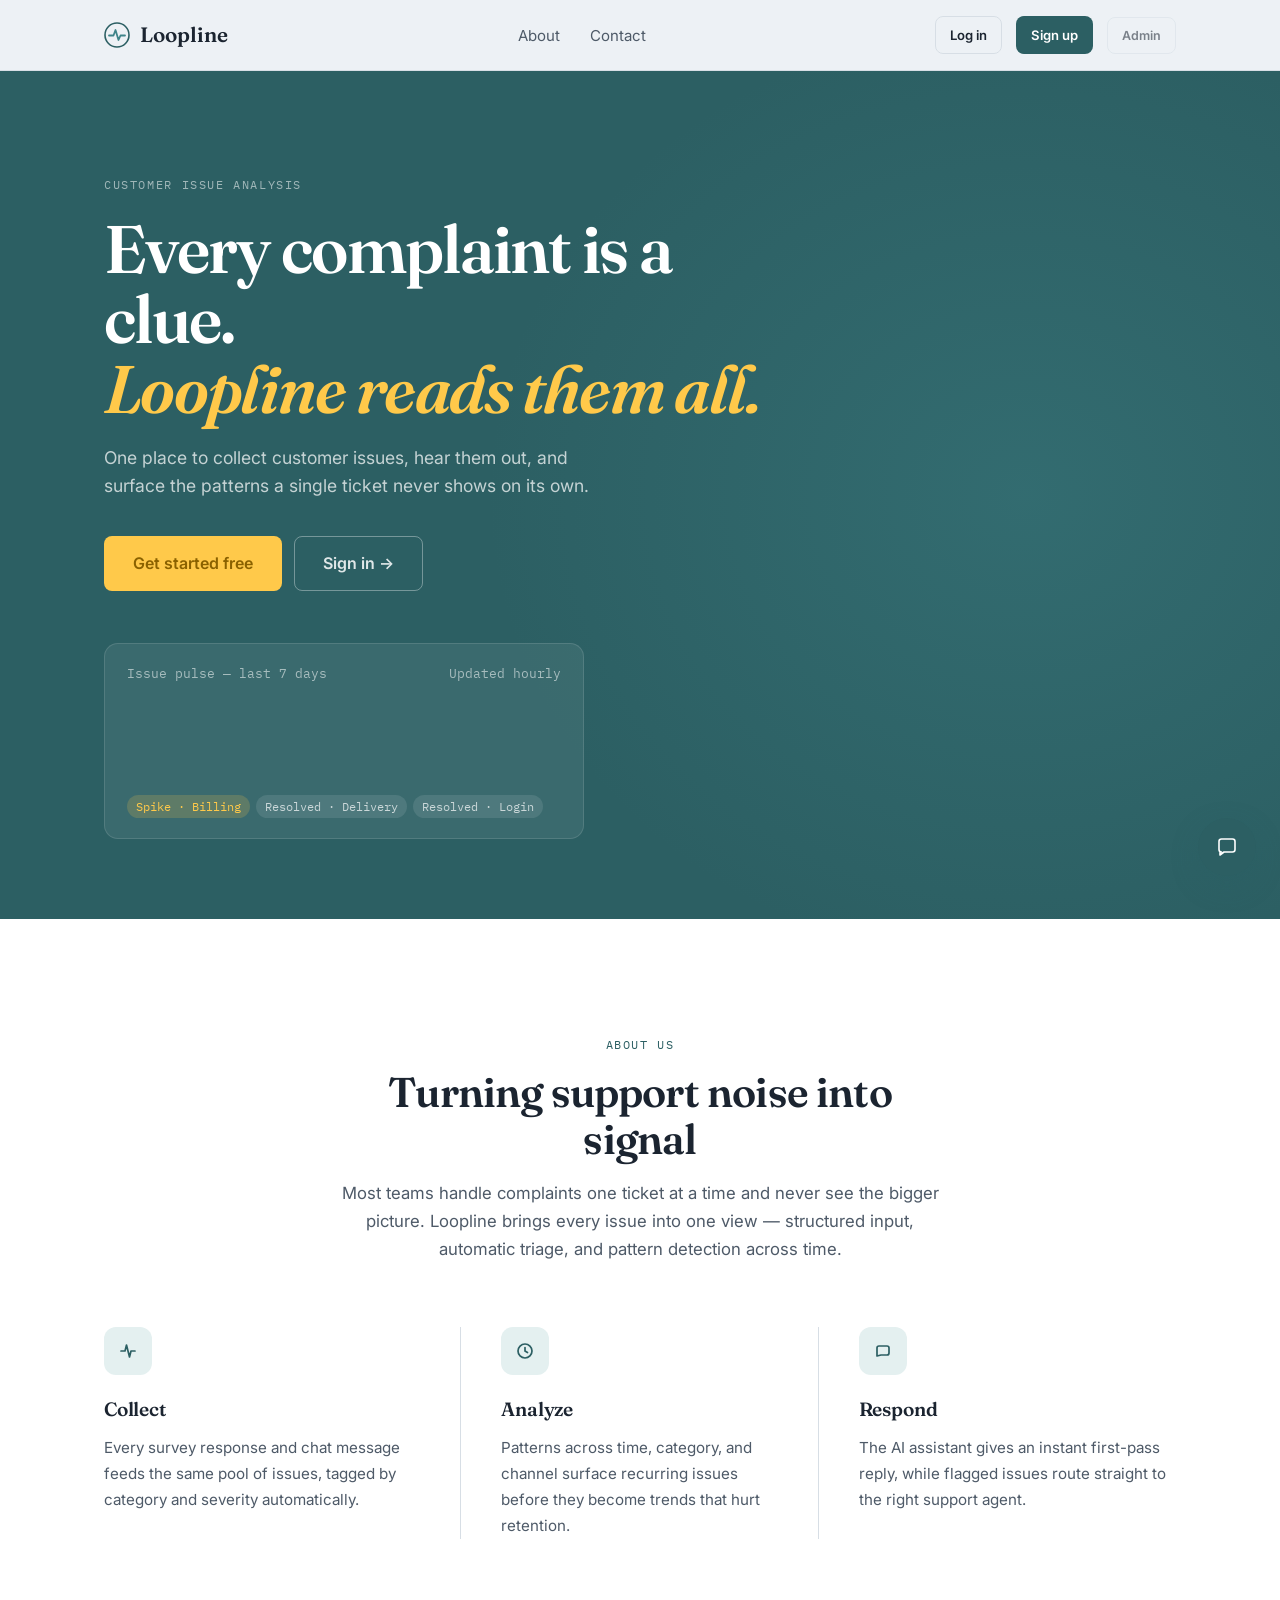
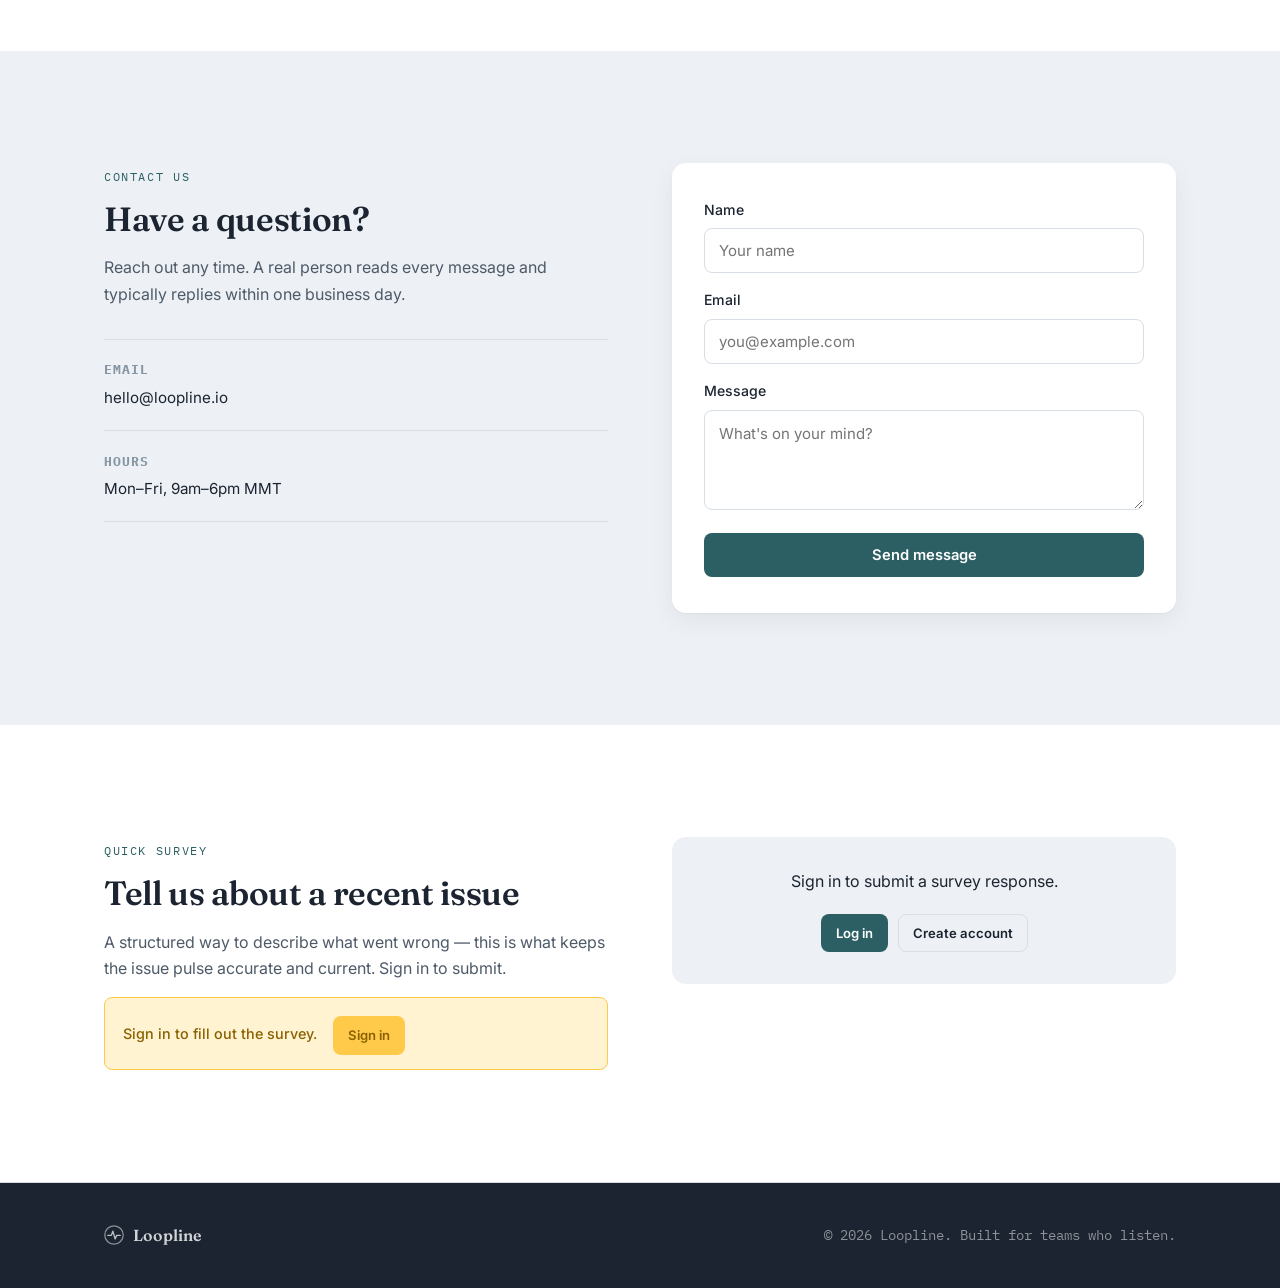
<file: frontend/index.html>
<!DOCTYPE html>
<html lang="en">
<head>
<meta charset="UTF-8">
<meta name="viewport" content="width=device-width, initial-scale=1.0">
<title>Loopline — Customer Issue Analysis</title>
<link rel="preconnect" href="https://fonts.googleapis.com">
<link href="https://fonts.googleapis.com/css2?family=Fraunces:ital,wght@0,400;0,500;0,600;0,700;1,400&family=Inter:wght@400;500;600&family=IBM+Plex+Mono:wght@400;500&display=swap" rel="stylesheet">
<link rel="stylesheet" href="style.css">
<style>
/* ── Landing-page-only additions ─────────────────────────────────── */

/* Hero — full-bleed teal with large editorial type */
.hero-v2 {
  background: var(--teal-dark);
  color: #fff;
  padding: 100px 0 80px;
  overflow: hidden;
  position: relative;
}
.hero-v2::after {
  content: '';
  position: absolute;
  inset: 0;
  background: radial-gradient(ellipse 60% 80% at 80% 50%, rgba(63,132,137,.35) 0%, transparent 70%);
  pointer-events: none;
}
.hero-v2 .container { position: relative; z-index: 1; }

.hero-v2 .eyebrow {
  color: rgba(255,255,255,.55);
  margin-bottom: 1.25rem;
}
.hero-v2 h1 {
  color: #fff;
  font-size: clamp(2.6rem, 6vw, 4.2rem);
  line-height: 1.04;
  letter-spacing: -0.025em;
  max-width: 700px;
  margin-bottom: 1.25rem;
}
.hero-v2 h1 em {
  font-style: italic;
  color: var(--amber);
}
.hero-v2 .hero-sub {
  color: rgba(255,255,255,.72);
  font-size: 1.1rem;
  max-width: 500px;
  margin-bottom: 2.25rem;
  line-height: 1.6;
}
.hero-v2 .hero-cta {
  display: flex;
  gap: 12px;
  flex-wrap: wrap;
}
.hero-v2 .btn-outline-white {
  background: transparent;
  border: 1px solid rgba(255,255,255,.35);
  color: rgba(255,255,255,.85);
  padding: 12px 22px;
  border-radius: var(--radius-sm);
  font-weight: 600;
  font-size: 0.92rem;
  display: inline-flex;
  align-items: center;
  gap: 7px;
  transition: border-color .15s, color .15s;
}
.hero-v2 .btn-outline-white:hover {
  border-color: rgba(255,255,255,.7);
  color: #fff;
}

/* Pulse card inside hero */
.hero-pulse {
  background: rgba(255,255,255,.07);
  border: 1px solid rgba(255,255,255,.12);
  border-radius: var(--radius-md);
  padding: 20px 22px;
  margin-top: 52px;
  max-width: 480px;
}
.hero-pulse-head {
  display: flex;
  justify-content: space-between;
  align-items: center;
  margin-bottom: 12px;
  font-size: 0.8rem;
  color: rgba(255,255,255,.55);
  font-family: var(--font-mono);
}
.hero-pulse-tags {
  display: flex;
  gap: 6px;
  flex-wrap: wrap;
  margin-top: 12px;
}
.hero-pulse-tag {
  font-size: 0.72rem;
  font-family: var(--font-mono);
  padding: 3px 9px;
  border-radius: 100px;
  background: rgba(255,255,255,.1);
  color: rgba(255,255,255,.7);
}
.hero-pulse-tag.amber { background: rgba(255,201,74,.18); color: var(--amber); }

/* About section — clean, no nested cards */
.about-section {
  padding: 96px 0;
  background: var(--surface);
}
.about-lead {
  max-width: 620px;
  margin: 0 auto 64px;
  text-align: center;
}
.about-lead h2 {
  font-size: clamp(1.8rem, 3.5vw, 2.6rem);
  letter-spacing: -0.02em;
  margin-bottom: 1rem;
}
.about-lead p { font-size: 1.05rem; line-height: 1.65; }

/* Three-column pillars — no card borders, just space */
.pillars {
  display: grid;
  grid-template-columns: repeat(3, 1fr);
  gap: 48px 40px;
}
.pillar {}
.pillar-icon {
  width: 40px;
  height: 40px;
  background: var(--teal-tint);
  border-radius: 10px;
  display: flex;
  align-items: center;
  justify-content: center;
  margin-bottom: 18px;
  color: var(--teal-dark);
}
.pillar h3 {
  font-size: 1.15rem;
  margin-bottom: 10px;
}
.pillar p { font-size: 0.94rem; line-height: 1.65; margin: 0; }

/* Contact section */
.contact-section {
  padding: 96px 0;
  background: var(--bg);
}
.contact-grid {
  display: grid;
  grid-template-columns: 1fr 1fr;
  gap: 64px;
  align-items: start;
}
.contact-info h2 { margin-bottom: 1rem; }
.contact-info p { font-size: 1rem; line-height: 1.65; margin-bottom: 2rem; }
.contact-detail {
  display: flex;
  flex-direction: column;
  gap: 4px;
  padding: 20px 0;
  border-top: 1px solid var(--line);
  border-bottom: 1px solid var(--line);
}
.contact-detail strong { font-size: 0.8rem; text-transform: uppercase; letter-spacing: .07em; font-family: var(--font-mono); color: var(--ink-faint); }
.contact-detail span { font-size: 0.95rem; color: var(--ink); margin-top: 2px; }

/* Survey section */
.survey-section {
  padding: 96px 0;
  background: var(--surface);
}
.survey-inner {
  display: grid;
  grid-template-columns: 1fr 1fr;
  gap: 64px;
  align-items: start;
}
.survey-copy h2 { margin-bottom: 1rem; }
.survey-copy p { font-size: 1rem; line-height: 1.65; }
.gate-banner {
  display: flex;
  align-items: center;
  gap: 16px;
  background: var(--amber-tint);
  border: 1px solid var(--amber);
  border-radius: var(--radius-sm);
  padding: 14px 18px;
  margin-top: 8px;
}
.gate-banner p { color: var(--amber-dark); margin: 0; font-size: 0.9rem; font-weight: 500; }

/* Survey form — no wrapper card, just clean fields */
.survey-form-bare { max-width: 100%; }

/* Footer */
.footer-v2 {
  background: var(--ink);
  color: rgba(255,255,255,.5);
  padding: 40px 0;
}
.footer-inner-v2 {
  display: flex;
  align-items: center;
  justify-content: space-between;
  flex-wrap: wrap;
  gap: 12px;
  font-size: 0.85rem;
  font-family: var(--font-mono);
}
.footer-brand {
  display: flex;
  align-items: center;
  gap: 9px;
  color: rgba(255,255,255,.8);
  font-family: var(--font-display);
  font-size: 1rem;
  font-weight: 600;
}

/* ── Index page visual upgrades ─────────────────────────────────── */

/* Section spacing — more generous breathing room */
.about-section  { padding: 112px 0; }
.contact-section { padding: 112px 0; }
.survey-section  { padding: 112px 0; }

/* Pillars — stronger number/icon contrast */
.pillar-icon {
  width: 48px;
  height: 48px;
  background: var(--teal-tint);
  border-radius: 12px;
  display: flex;
  align-items: center;
  justify-content: center;
  margin-bottom: 20px;
  color: var(--teal-dark);
}
.pillar h3 { font-size: 1.2rem; font-weight: 600; margin-bottom: 10px; }
.pillar p  { font-size: 0.95rem; line-height: 1.7; color: var(--ink-soft); }

/* Contact form — elevated surface */
.contact-section form {
  background: var(--surface);
  border-radius: var(--radius-md);
  box-shadow: var(--shadow-card);
  padding: 36px 32px;
}

/* About section divider line between pillars on desktop */
@media (min-width: 769px) {
  .pillars { gap: 0; }
  .pillar {
    padding: 0 40px;
    border-right: 1px solid var(--line);
  }
  .pillar:first-child { padding-left: 0; }
  .pillar:last-child  { padding-right: 0; border-right: none; }
}


@media (max-width: 768px) {
  .pillars         { grid-template-columns: 1fr; gap: 36px; }
  .contact-grid    { grid-template-columns: 1fr; gap: 40px; }
  .survey-inner    { grid-template-columns: 1fr; gap: 36px; }
  .hero-v2         { padding: 72px 0 56px; }
  .pillar          { padding: 0 !important; border-right: none !important; }
  .about-section   { padding: 72px 0; }
  .contact-section { padding: 72px 0; }
  .survey-section  { padding: 72px 0; }
}
</style>
</head>
<body>

<nav class="nav">
  <div class="nav-inner">
    <a href="index.html" class="brand">
      <svg class="brand-mark" viewBox="0 0 26 26" fill="none" xmlns="http://www.w3.org/2000/svg">
        <circle cx="13" cy="13" r="12" stroke="#2C5F63" stroke-width="1.6"/>
        <path d="M5 13.5H9.5L11.5 8L14.5 18L16.5 13.5H21" stroke="#3F8489" stroke-width="1.8" stroke-linecap="round" stroke-linejoin="round"/>
      </svg>
      Loopline
    </a>
    <div class="nav-links">
      <a href="#about">About</a>
      <a href="#contact">Contact</a>
    </div>
    <div class="nav-auth">
      <a href="login.html"  class="btn btn-ghost btn-sm">Log in</a>
      <a href="signup.html" class="btn btn-primary btn-sm">Sign up</a>
      <a href="admin-login.html" class="btn btn-ghost btn-sm" style="opacity:0.55; font-size:0.78rem;" title="Admin">Admin</a>
    </div>
    <button class="nav-toggle" aria-label="Menu"><span></span><span></span><span></span></button>
  </div>
</nav>

<!-- ═══════════════ HERO ═══════════════ -->
<header class="hero-v2">
  <div class="container">
    <span class="eyebrow">Customer issue analysis</span>
    <h1>Every complaint is a clue.<br><em>Loopline reads them all.</em></h1>
    <p class="hero-sub">One place to collect customer issues, hear them out, and surface the patterns a single ticket never shows on its own.</p>
    <div class="hero-cta">
      <a href="signup.html" class="btn btn-amber" style="font-size:1rem; padding:14px 28px;">Get started free</a>
      <a href="login.html"  class="btn-outline-white" style="font-size:1rem; padding:14px 28px;">Sign in →</a>
    </div>

    <div class="hero-pulse">
      <div class="hero-pulse-head">
        <span>Issue pulse — last 7 days</span>
        <span>Updated hourly</span>
      </div>
      <svg viewBox="0 0 320 80" width="100%" height="80" xmlns="http://www.w3.org/2000/svg" id="pulse-svg">
        <polyline id="pulse-bg"   fill="none" stroke="rgba(255,255,255,.12)" stroke-width="1.5"/>
        <polyline id="pulse-line" fill="none" stroke="var(--amber)"          stroke-width="2.5" stroke-linecap="round" stroke-linejoin="round"/>
        <g id="pulse-dots"></g>
      </svg>
      <div class="hero-pulse-tags">
        <span class="hero-pulse-tag amber">Spike · Billing</span>
        <span class="hero-pulse-tag">Resolved · Delivery</span>
        <span class="hero-pulse-tag">Resolved · Login</span>
      </div>
    </div>
  </div>
</header>

<!-- ═══════════════ ABOUT ═══════════════ -->
<section id="about" class="about-section">
  <div class="container">
    <div class="about-lead">
      <span class="eyebrow" style="color:var(--teal-dark);">About us</span>
      <h2>Turning support noise into signal</h2>
      <p>Most teams handle complaints one ticket at a time and never see the bigger picture. Loopline brings every issue into one view — structured input, automatic triage, and pattern detection across time.</p>
    </div>
    <div class="pillars">
      <div class="pillar">
        <div class="pillar-icon">
          <svg width="20" height="20" viewBox="0 0 20 20" fill="none"><path d="M3 10H7L8.5 4L11.5 16L13 10H17" stroke="currentColor" stroke-width="1.7" stroke-linecap="round" stroke-linejoin="round"/></svg>
        </div>
        <h3>Collect</h3>
        <p>Every survey response and chat message feeds the same pool of issues, tagged by category and severity automatically.</p>
      </div>
      <div class="pillar">
        <div class="pillar-icon">
          <svg width="20" height="20" viewBox="0 0 20 20" fill="none"><circle cx="10" cy="10" r="7" stroke="currentColor" stroke-width="1.7"/><path d="M10 6.5V10L12.5 11.5" stroke="currentColor" stroke-width="1.7" stroke-linecap="round"/></svg>
        </div>
        <h3>Analyze</h3>
        <p>Patterns across time, category, and channel surface recurring issues before they become trends that hurt retention.</p>
      </div>
      <div class="pillar">
        <div class="pillar-icon">
          <svg width="20" height="20" viewBox="0 0 20 20" fill="none"><path d="M4 15V7C4 5.9 4.9 5 6 5H14C15.1 5 16 5.9 16 7V12C16 13.1 15.1 14 14 14H8L4 15Z" stroke="currentColor" stroke-width="1.7" stroke-linejoin="round"/></svg>
        </div>
        <h3>Respond</h3>
        <p>The AI assistant gives an instant first-pass reply, while flagged issues route straight to the right support agent.</p>
      </div>
    </div>
  </div>
</section>

<!-- ═══════════════ CONTACT ═══════════════ -->
<section id="contact" class="contact-section">
  <div class="container contact-grid">
    <div class="contact-info">
      <span class="eyebrow">Contact us</span>
      <h2>Have a question?</h2>
      <p>Reach out any time. A real person reads every message and typically replies within one business day.</p>
      <div class="contact-detail">
        <strong>Email</strong>
        <span>hello@loopline.io</span>
      </div>
      <div class="contact-detail" style="border-top:none; margin-top:1px;">
        <strong>Hours</strong>
        <span>Mon–Fri, 9am–6pm MMT</span>
      </div>
    </div>
    <form id="contact-form">
      <div class="field">
        <label for="c-name">Name</label>
        <input id="c-name" type="text" placeholder="Your name" required>
      </div>
      <div class="field">
        <label for="c-email">Email</label>
        <input id="c-email" type="email" placeholder="you@example.com" required>
      </div>
      <div class="field">
        <label for="c-message">Message</label>
        <textarea id="c-message" placeholder="What's on your mind?" required></textarea>
      </div>
      <button type="submit" class="btn btn-primary btn-block">Send message</button>
    </form>
  </div>
</section>

<!-- ═══════════════ SURVEY ═══════════════ -->
<section id="survey" class="survey-section">
  <div class="container survey-inner">
    <div class="survey-copy">
      <span class="eyebrow">Quick survey</span>
      <h2>Tell us about a recent issue</h2>
      <p>A structured way to describe what went wrong — this is what keeps the issue pulse accurate and current. Sign in to submit.</p>

      <div class="gate-banner" id="survey-gate" style="display:none;">
        <p>Sign in to fill out the survey.</p>
        <a href="login.html" class="btn btn-amber btn-sm" style="white-space:nowrap;">Sign in</a>
      </div>
    </div>

    <form id="survey-form" class="survey-form-bare" style="display:none;">
      <div class="field">
        <label>How satisfied were you with the resolution?</label>
        <div class="rating-scale" id="rating-scale">
          <button type="button" data-value="1">1</button>
          <button type="button" data-value="2">2</button>
          <button type="button" data-value="3">3</button>
          <button type="button" data-value="4">4</button>
          <button type="button" data-value="5">5</button>
        </div>
        <div class="rating-labels"><span>Not satisfied</span><span>Very satisfied</span></div>
      </div>
      <div class="field">
        <label for="s-category">Issue category</label>
        <select id="s-category">
          <option>Billing</option>
          <option>Technical</option>
          <option>Delivery</option>
          <option>Account &amp; login</option>
          <option>Other</option>
        </select>
      </div>
      <div class="field">
        <label for="s-comment">Tell us more</label>
        <textarea id="s-comment" rows="4" placeholder="Describe what happened..."></textarea>
      </div>
      <button type="submit" class="btn btn-primary btn-block">Submit survey</button>
      <p class="form-note" style="margin-top:10px;">Your response is private and used only to improve support.</p>
    </form>

    <!-- Shown to guests instead of the form -->
    <div id="survey-guest-cta" style="display:none;">
      <div style="padding:32px; background:var(--bg); border-radius:var(--radius-md); text-align:center;">
        <p style="font-size:1rem; margin-bottom:1.25rem; color:var(--ink);">Sign in to submit a survey response.</p>
        <div style="display:flex; gap:10px; justify-content:center; flex-wrap:wrap;">
          <a href="login.html"  class="btn btn-primary btn-sm">Log in</a>
          <a href="signup.html" class="btn btn-ghost btn-sm">Create account</a>
        </div>
      </div>
    </div>
  </div>
</section>

<!-- ═══════════════ FOOTER ═══════════════ -->
<footer class="footer-v2">
  <div class="container footer-inner-v2">
    <div class="footer-brand">
      <svg viewBox="0 0 26 26" fill="none" style="width:20px;height:20px;">
        <circle cx="13" cy="13" r="12" stroke="rgba(255,255,255,.5)" stroke-width="1.6"/>
        <path d="M5 13.5H9.5L11.5 8L14.5 18L16.5 13.5H21" stroke="rgba(255,255,255,.7)" stroke-width="1.8" stroke-linecap="round" stroke-linejoin="round"/>
      </svg>
      Loopline
    </div>
    <span>© 2026 Loopline. Built for teams who listen.</span>
  </div>
</footer>

<!-- ═══════════════ AI CHAT WIDGET ═══════════════ -->
<button class="chat-launcher" id="chat-launcher" aria-label="Open Loop Assistant">
  <svg width="24" height="24" viewBox="0 0 24 24" fill="none"><path d="M4 6.5C4 5.1 5.1 4 6.5 4H17.5C18.9 4 20 5.1 20 6.5V14.5C20 15.9 18.9 17 17.5 17H9L5 20V17H6.5C5.1 17 4 15.9 4 14.5V6.5Z" stroke="white" stroke-width="1.6" stroke-linejoin="round"/></svg>
</button>

<div class="chat-panel" id="chat-panel">
  <div class="chat-head">
    <span class="chat-head-dot"></span>
    <div>
      <strong>Loop Assistant</strong>
      <small>Usually replies within a few minutes</small>
    </div>
  </div>
  <div class="chat-body" id="chat-body">
    <div class="msg bot">Hi! I'm the Loop Assistant. Tell me what issue you ran into and I'll help get it to the right place.</div>
  </div>
  <div class="chat-input">
    <input type="text" id="chat-text" placeholder="Describe your issue...">
    <button id="chat-send" aria-label="Send">
      <svg width="16" height="16" viewBox="0 0 16 16" fill="none"><path d="M2 8H13.5M13.5 8L9 3.5M13.5 8L9 12.5" stroke="white" stroke-width="1.6" stroke-linecap="round" stroke-linejoin="round"/></svg>
    </button>
  </div>
</div>

<div class="toast" id="toast"></div>

<script src="config.js"></script>
<script src="auth.js"></script>
<script src="script.js"></script>
</body>
</html>
</file>
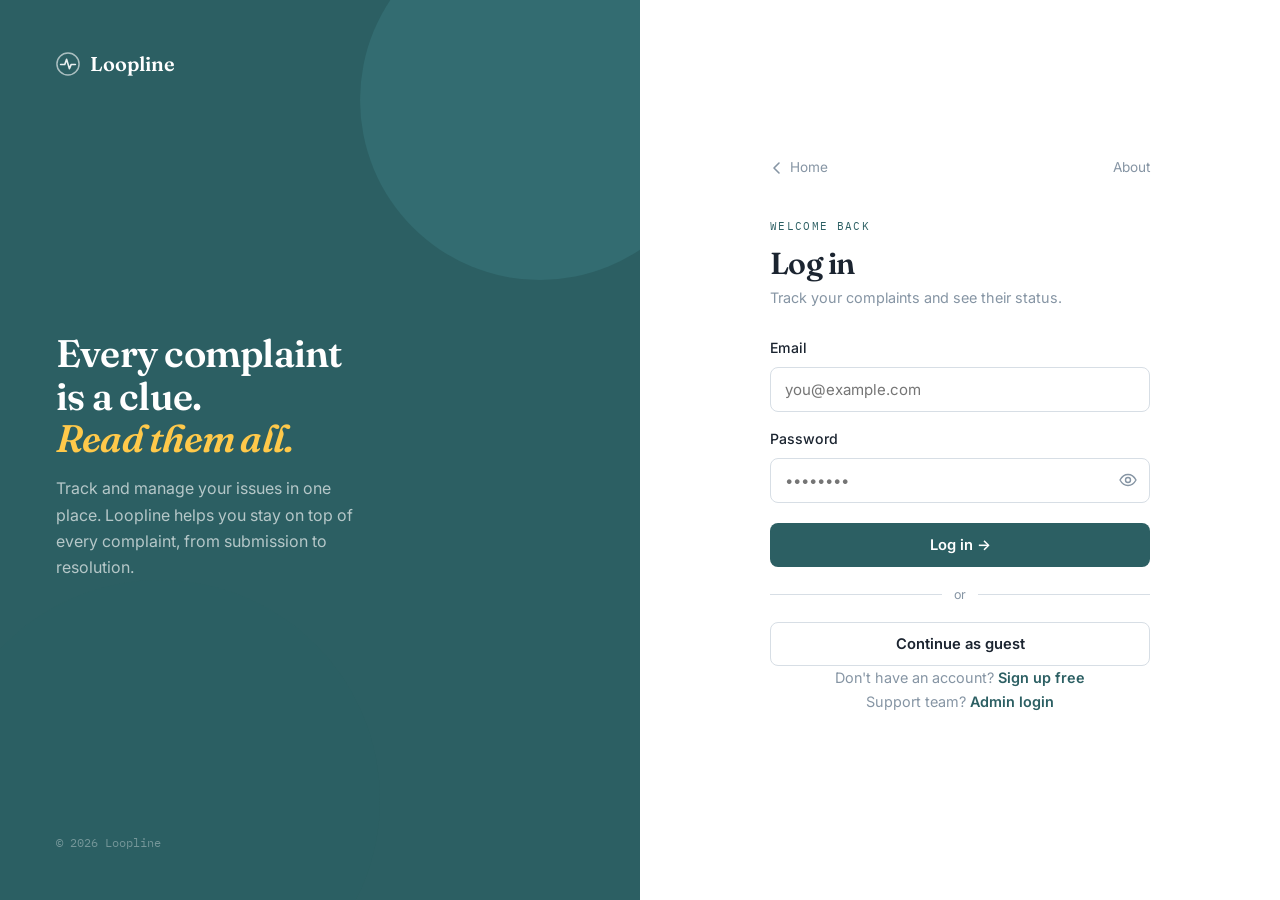
<file: frontend/activities.html>
<!DOCTYPE html>
<html lang="en">
<head>
<meta charset="UTF-8">
<meta name="viewport" content="width=device-width, initial-scale=1.0">
<title>My Activities — Loopline</title>
<link rel="preconnect" href="https://fonts.googleapis.com">
<link href="https://fonts.googleapis.com/css2?family=Fraunces:ital,wght@0,400;0,500;0,600;0,700;1,400&family=Inter:wght@400;500;600&family=IBM+Plex+Mono:wght@400;500&display=swap" rel="stylesheet">
<link rel="stylesheet" href="style.css">
<style>
/* ═══════════════════════════════════════════════════════════════════
   Activities page — Apple-tier premium UI
   Scoped to this page; does not affect admin or public pages.
   ═══════════════════════════════════════════════════════════════════ */

/* ── Page chrome ── */
.act-shell {
  min-height: 100vh;
  display: grid;
  grid-template-rows: auto 1fr auto;
  background: #F2F5F8;
}
.activities-header { padding: 44px 0 32px; }
.activities-header h1 {
  font-size: clamp(1.9rem, 4vw, 2.8rem);
  margin-bottom: 6px;
  letter-spacing: -0.025em;
}
.activities-header p { font-size: 1rem; color: var(--ink-soft); margin: 0; }

/* ── Two-column layout ── */
.act-body {
  display: grid;
  grid-template-columns: 268px 1fr;
  gap: 28px;
  padding: 0 0 80px;
  align-items: start;
}

/* ── Sidebar profile card ── */
.profile-card-v2 {
  background: var(--surface);
  border-radius: 20px;
  box-shadow: 0 1px 2px rgba(27,36,48,.04), 0 8px 32px rgba(27,36,48,.08);
  overflow: hidden;
}
.profile-card-header {
  background: linear-gradient(145deg, #2C5F63 0%, #3F8489 100%);
  padding: 32px 24px 24px;
  text-align: center;
}
.profile-avatar-v2 {
  width: 68px; height: 68px;
  margin: 0 auto 14px;
  border-radius: 50%;
  background: rgba(255,255,255,.18);
  border: 2px solid rgba(255,255,255,.25);
  display: flex; align-items: center; justify-content: center;
  box-shadow: 0 4px 14px rgba(0,0,0,.15);
}
.profile-avatar-v2 svg { width: 34px; height: 34px; }
.profile-name-v2 {
  font-family: var(--font-display);
  font-size: 1.2rem; font-weight: 600;
  color: #fff; margin: 0 0 6px;
  letter-spacing: -0.01em;
}
.profile-role-v2 {
  font-family: var(--font-mono);
  font-size: 0.65rem; text-transform: uppercase; letter-spacing: .12em;
  color: rgba(255,255,255,.7);
  background: rgba(255,255,255,.12);
  display: inline-block; padding: 3px 10px; border-radius: 100px;
}
.profile-card-body { padding: 4px 0 8px; }
.profile-field {
  display: flex; flex-direction: column; gap: 3px;
  padding: 14px 24px;
  border-bottom: 1px solid rgba(215,222,229,.6);
}
.profile-field:last-child { border-bottom: none; }
.profile-field-label {
  font-family: var(--font-mono);
  font-size: 0.65rem; text-transform: uppercase; letter-spacing: .09em;
  color: var(--ink-faint);
}
.profile-field-value {
  font-size: 0.9rem; color: var(--ink); font-weight: 500; word-break: break-all;
}

/* ── Stats strip ── */
.act-stats {
  display: grid; grid-template-columns: repeat(3, 1fr);
  margin-top: 14px;
  background: var(--surface);
  border-radius: 20px;
  box-shadow: 0 1px 2px rgba(27,36,48,.04), 0 8px 32px rgba(27,36,48,.08);
  overflow: hidden;
}
.act-stat {
  padding: 18px 10px; text-align: center;
  border-right: 1px solid rgba(215,222,229,.7);
  transition: background 0.15s;
}
.act-stat:last-child { border-right: none; }
.act-stat:hover { background: var(--surface-raised); }
.act-stat-label {
  font-family: var(--font-mono);
  font-size: 0.6rem; text-transform: uppercase; letter-spacing: .09em;
  color: var(--ink-faint); display: block; margin-bottom: 6px;
}
.act-stat-value {
  font-family: var(--font-display);
  font-size: 1.75rem; font-weight: 600; color: var(--ink); line-height: 1; display: block;
}
.act-stat-value.pending  { color: #A0660A; }
.act-stat-value.resolved { color: var(--teal-dark); }

/* ── Main column ── */
.act-main { min-width: 0; }

/* ── Toolbar ── */
.act-toolbar {
  display: flex; gap: 10px; margin-bottom: 18px; align-items: center;
}
.act-toolbar .search-wrap { flex: 1; }
.act-toolbar .search-wrap input {
  border-radius: 12px;
  background: var(--surface);
  border-color: rgba(215,222,229,.8);
  box-shadow: 0 1px 3px rgba(27,36,48,.04);
  transition: box-shadow 0.2s, border-color 0.2s;
}
.act-toolbar .search-wrap input:focus {
  box-shadow: 0 0 0 3px rgba(63,132,137,.15);
  border-color: var(--teal); outline: none;
}
.act-toolbar .btn-primary {
  border-radius: 12px; padding: 11px 20px;
  font-weight: 600; letter-spacing: -0.01em;
  box-shadow: 0 2px 8px rgba(44,95,99,.25); white-space: nowrap;
}
.act-toolbar .btn-primary:hover {
  box-shadow: 0 4px 14px rgba(44,95,99,.35); transform: translateY(-1px);
}

/* ── Complaint history card ── */
.complaints-card {
  background: var(--surface);
  border-radius: 20px;
  box-shadow: 0 1px 2px rgba(27,36,48,.04), 0 8px 32px rgba(27,36,48,.08);
  overflow: hidden;
}
.complaints-card-head {
  padding: 22px 24px 18px;
  border-bottom: 1px solid rgba(215,222,229,.7);
  display: flex; align-items: center; justify-content: space-between;
}
.complaints-card-head h3 {
  margin: 0; font-size: 1.02rem; font-weight: 600; letter-spacing: -0.01em;
}
.complaints-card-head .cc-sort {
  font-family: var(--font-mono); font-size: 0.7rem; color: var(--ink-faint);
  background: var(--surface-raised); padding: 3px 9px;
  border-radius: 100px; border: 1px solid var(--line);
}

/* ── Complaint card-list rows ── */
.clist { list-style: none; margin: 0; padding: 0; }
.clist-row {
  display: grid;
  grid-template-columns: 76px 1fr auto;
  align-items: start;
  gap: 0 16px;
  padding: 18px 24px;
  border-bottom: 1px solid rgba(215,222,229,.5);
  cursor: pointer;
  transition: background 0.13s ease;
  position: relative;
}
.clist-row:last-child { border-bottom: none; }
.clist-row:hover { background: #F6FAFA; }
.clist-row:hover .clist-ticket { color: var(--teal); }
.clist-row:active { background: #EDF6F6; }

/* Left — ticket + date */
.clist-left { display: flex; flex-direction: column; gap: 5px; padding-top: 2px; }
.clist-ticket {
  font-family: var(--font-mono); font-size: 0.8rem; font-weight: 600;
  color: var(--teal-dark); transition: color 0.13s; white-space: nowrap;
}
.clist-date {
  font-family: var(--font-mono); font-size: 0.67rem; color: var(--ink-faint); white-space: nowrap;
}

/* Middle — text + badges */
.clist-mid { min-width: 0; }
.clist-text {
  font-size: 0.9rem; color: var(--ink); line-height: 1.5;
  display: -webkit-box; -webkit-line-clamp: 2; -webkit-box-orient: vertical;
  overflow: hidden; margin-bottom: 9px; font-weight: 400;
}
.clist-badges { display: flex; gap: 6px; flex-wrap: wrap; align-items: center; }

/* Right — view button */
.clist-right {
  display: flex; flex-direction: column; align-items: flex-end;
  gap: 8px; padding-top: 2px; flex-shrink: 0;
}

/* ── Reusable badge component ── */
.badge {
  display: inline-flex; align-items: center;
  font-family: var(--font-mono); font-size: 0.68rem; font-weight: 500;
  padding: 3px 9px; border-radius: 100px; letter-spacing: 0.02em; white-space: nowrap;
}
.badge-pri-high   { background: #FDECEA; color: #B03030; }
.badge-pri-medium { background: #FEF7E0; color: #8A6100; }
.badge-pri-low    { background: #E8F5F5; color: #2C5F63; }
.badge-status-pending  { background: var(--amber-tint); color: #8A6100; }
.badge-status-progress { background: #EEF0FF; color: #4338CA; }
.badge-status-resolved { background: var(--teal-tint); color: var(--teal-dark); }
.badge-status-closed   {
  background: var(--surface-raised); color: var(--ink-soft);
  border: 1px solid var(--line);
}

/* ── Row action button ── */
.clist-view-btn {
  font-family: var(--font-body); font-size: 0.76rem; font-weight: 500;
  color: var(--teal-dark); background: var(--teal-tint);
  border: none; border-radius: 8px; padding: 5px 12px;
  cursor: pointer; white-space: nowrap;
  transition: background 0.13s, transform 0.1s;
}
.clist-view-btn:hover  { background: #C6DDDE; }
.clist-view-btn:active { transform: translateY(1px); }

/* ── Empty state ── */
.clist-empty { padding: 56px 24px; text-align: center; }
.clist-empty-icon { font-size: 2.2rem; margin-bottom: 10px; opacity: 0.3; }
.clist-empty p { color: var(--ink-faint); font-size: 0.9rem; margin: 0; }

/* ── Responsive ── */
@media (max-width: 820px) {
  .act-body { grid-template-columns: 1fr; gap: 20px; }
  .act-sidebar { order: 2; }
  .act-main   { order: 1; }
}
@media (max-width: 500px) {
  .clist-row { grid-template-columns: 60px 1fr; grid-template-rows: auto auto; }
  .clist-right { grid-column: 2; flex-direction: row; align-items: center; padding-top: 6px; }
}
</style>
</head>
<body class="act-shell">

<nav class="nav">
  <div class="nav-inner">
    <a href="index.html" class="brand">
      <svg class="brand-mark" viewBox="0 0 26 26" fill="none" xmlns="http://www.w3.org/2000/svg">
        <circle cx="13" cy="13" r="12" stroke="#2C5F63" stroke-width="1.6"/>
        <path d="M5 13.5H9.5L11.5 8L14.5 18L16.5 13.5H21" stroke="#3F8489" stroke-width="1.8" stroke-linecap="round" stroke-linejoin="round"/>
      </svg>
      Loopline
    </a>
    <div class="nav-links">
      <a href="index.html#about">About</a>
      <a href="activities.html" style="color:var(--teal-dark); font-weight:600;">Activities</a>
    </div>
    <div class="nav-auth">
      <!-- Replaced by auth.js with Hi, [name] + Log out -->
      <a href="login.html"  class="btn btn-ghost btn-sm">Log in</a>
      <a href="signup.html" class="btn btn-primary btn-sm">Sign up</a>
    </div>
    <button class="nav-toggle" aria-label="Menu"><span></span><span></span><span></span></button>
  </div>
</nav>

<main>
  <div class="container">

    <div class="activities-header">
      <span class="eyebrow">Customer account</span>
      <h1>My Complaint Activities</h1>
      <p style="margin-bottom:0;">Track every complaint you've submitted, check the status, and file new ones.</p>
    </div>

    <div class="act-body">

      <!-- ── Sidebar ── -->
      <aside class="act-sidebar">
        <div class="profile-card-v2">
          <div class="profile-card-header">
            <div class="profile-avatar-v2" aria-hidden="true">
              <svg viewBox="0 0 32 32" fill="none">
                <circle cx="16" cy="12" r="6" fill="rgba(255,255,255,.7)"/>
                <path d="M4 30C4 23 9.4 18 16 18C22.6 18 28 23 28 30" fill="rgba(255,255,255,.7)"/>
              </svg>
            </div>
            <div class="profile-name-v2" id="profile-name">—</div>
            <div class="profile-role-v2">Customer</div>
          </div>
          <div class="profile-card-body">
            <div class="profile-field">
              <span class="profile-field-label">Email</span>
              <span class="profile-field-value" id="profile-email">—</span>
            </div>
            <div class="profile-field">
              <span class="profile-field-label">Joined</span>
              <span class="profile-field-value" id="profile-joined">—</span>
            </div>
          </div>
        </div>

        <div class="act-stats">
          <div class="act-stat">
            <span class="act-stat-label">Total</span>
            <span class="act-stat-value" id="stat-total">–</span>
          </div>
          <div class="act-stat">
            <span class="act-stat-label">Pending</span>
            <span class="act-stat-value pending" id="stat-pending">–</span>
          </div>
          <div class="act-stat">
            <span class="act-stat-label">Resolved</span>
            <span class="act-stat-value resolved" id="stat-resolved">–</span>
          </div>
        </div>
      </aside>

      <!-- ── Main area ── -->
      <div class="act-main">

        <!-- Toolbar -->
        <div class="act-toolbar">
          <div class="search-wrap">
            <svg class="search-icon" viewBox="0 0 16 16" fill="none" xmlns="http://www.w3.org/2000/svg">
              <circle cx="7" cy="7" r="5.25" stroke="#8695A4" stroke-width="1.5"/>
              <path d="M11 11L14 14" stroke="#8695A4" stroke-width="1.5" stroke-linecap="round"/>
            </svg>
            <input type="text" id="complaint-search" placeholder="Search complaints by ticket #, category, or description...">
          </div>
          <button class="btn btn-primary" id="btn-new-complaint">
            <svg viewBox="0 0 16 16" fill="none" xmlns="http://www.w3.org/2000/svg" style="width:14px;height:14px;">
              <path d="M8 3V13M3 8H13" stroke="currentColor" stroke-width="2" stroke-linecap="round"/>
            </svg>
            New Complaint
          </button>
        </div>

        <!-- Complaint history -->
        <div class="complaints-card">
          <div class="complaints-card-head">
            <h3>Complaint History</h3>
            <span class="cc-sort">Newest first</span>
          </div>
          <!-- card-list replaces horizontal-scroll table (Decision UI-2026) -->
          <ul class="clist" id="complaint-tbody" role="list"></ul>
          <div id="table-empty" class="clist-empty" style="display:none;">
            <div class="clist-empty-icon">🔍</div>
            <p>No complaints match your search.</p>
          </div>
        </div>

      </div><!-- /.act-main -->
    </div><!-- /.act-body -->
  </div><!-- /.container -->
</main>

<!-- ═══ New Complaint Modal ═══ -->
<div class="modal-overlay" id="complaint-modal">
  <div class="modal">
    <div class="modal-head">
      <h2>File a New Complaint</h2>
      <button class="modal-close" id="modal-close" aria-label="Close">
        <svg viewBox="0 0 16 16" fill="none" style="width:16px;height:16px;">
          <path d="M3 3L13 13M13 3L3 13" stroke="currentColor" stroke-width="2" stroke-linecap="round"/>
        </svg>
      </button>
    </div>

    <form id="complaint-form" class="modal-body">
      <div class="form-grid">
        <div class="field">
          <label for="f-ticket">Ticket Number</label>
          <div class="input-with-check">
            <input id="f-ticket" type="text" readonly>
            <span class="check-mark" title="Auto-generated">
              <svg viewBox="0 0 16 16" fill="none"><path d="M3 8.5L6.5 12L13 5" stroke="#2C5F63" stroke-width="2" stroke-linecap="round" stroke-linejoin="round"/></svg>
            </span>
          </div>
          <p class="form-note" style="margin:6px 0 0;">Auto-generated — read only</p>
        </div>

        <div class="field grid-full">
          <label for="f-complaint">Complaint Description</label>
          <textarea id="f-complaint" rows="5" placeholder="Please describe your banking complaint in detail. Include what happened, when it occurred, and what you have already tried (minimum 20 characters)..." required></textarea>
          <div class="field-hint" id="hint-complaint">20–2000 characters · At least 3 words</div>
          <p class="field-error" id="err-complaint"></p>
        </div>

        <div class="field">
          <label>Date &amp; Time of Incident</label>
          <div class="datetime-row">
            <input id="f-date" type="date" required aria-label="Date of incident">
            <div class="time-picker">
              <select id="f-hour"  aria-label="Hour"   required></select>
              <span class="time-colon">:</span>
              <select id="f-minute" aria-label="Minute" required></select>
              <select id="f-ampm"  aria-label="AM or PM" required>
                <option value="AM">AM</option>
                <option value="PM">PM</option>
              </select>
            </div>
          </div>
          <p class="form-note" id="time-preview" style="margin:6px 0 0;"></p>
          <p class="form-note" style="margin:2px 0 0;color:var(--ink-faint);">
            When did this issue occur? Defaults to now — past dates and times are allowed.
          </p>
          <p class="field-error" id="err-date"></p>
          <p class="field-error" id="err-time"></p>
        </div>

        <div class="field grid-full">
          <label for="city-search">City</label>
          <div class="city-combo" id="city-combo">
            <input id="city-search" type="text" placeholder="Search or choose a city in Myanmar..." autocomplete="off">
            <button type="button" class="city-caret" id="city-caret" aria-label="Show cities">
              <svg viewBox="0 0 12 12" fill="none"><path d="M2 4L6 8L10 4" stroke="currentColor" stroke-width="1.6" stroke-linecap="round" stroke-linejoin="round"/></svg>
            </button>
            <div class="city-options" id="city-options" role="listbox"></div>
          </div>
          <input type="hidden" id="f-city" required>
          <p class="field-error" id="err-city"></p>
        </div>

        <div class="field">
          <label for="f-state">State / Region</label>
          <input id="f-state" type="text" placeholder="Auto-filled after city" readonly required>
        </div>

        <div class="field">
          <label for="f-zip">Zip Code</label>
          <input id="f-zip" type="text" placeholder="Auto-filled after city" readonly required>
        </div>
      </div>

      <div class="modal-foot">
        <button type="button" class="btn btn-ghost" id="btn-cancel">Cancel</button>
        <button type="submit" class="btn btn-primary">Submit Complaint</button>
      </div>
    </form>
  </div>
</div>

<!-- ═══ View Complaint Modal ═══ -->
<div class="modal-overlay" id="view-modal">
  <div class="modal" style="max-width:620px;">
    <div class="modal-head">
      <h2>Complaint Details</h2>
      <button class="modal-close" id="view-close" aria-label="Close">
        <svg viewBox="0 0 16 16" fill="none" style="width:16px;height:16px;">
          <path d="M3 3L13 13M13 3L3 13" stroke="currentColor" stroke-width="2" stroke-linecap="round"/>
        </svg>
      </button>
    </div>
    <div class="modal-body" id="view-body"></div>
    <div class="modal-foot">
      <button type="button" class="btn btn-ghost" id="view-close-btn">Close</button>
    </div>
  </div>
</div>

<footer>
  <div class="container footer-inner">
    <span>© 2026 Loopline. All rights reserved.</span>
    <span>Built for teams who listen.</span>
  </div>
</footer>

<button class="chat-launcher" id="chat-launcher" aria-label="Open Loop Assistant">
  <svg width="24" height="24" viewBox="0 0 24 24" fill="none"><path d="M4 6.5C4 5.1 5.1 4 6.5 4H17.5C18.9 4 20 5.1 20 6.5V14.5C20 15.9 18.9 17 17.5 17H9L5 20V17H6.5C5.1 17 4 15.9 4 14.5V6.5Z" stroke="white" stroke-width="1.6" stroke-linejoin="round"/></svg>
</button>
<div class="chat-panel" id="chat-panel">
  <div class="chat-head">
    <span class="chat-head-dot"></span>
    <div><strong>Loop Assistant</strong><small>Usually replies within a few minutes</small></div>
  </div>
  <div class="chat-body" id="chat-body">
    <div class="msg bot">Hi! I'm the Loop Assistant. Tell me what issue you ran into and I'll help get it to the right place.</div>
  </div>
  <div class="chat-input">
    <input type="text" id="chat-text" placeholder="Describe your issue...">
    <button id="chat-send" aria-label="Send">
      <svg width="16" height="16" viewBox="0 0 16 16" fill="none"><path d="M2 8H13.5M13.5 8L9 3.5M13.5 8L9 12.5" stroke="white" stroke-width="1.6" stroke-linecap="round" stroke-linejoin="round"/></svg>
    </button>
  </div>
</div>

<div class="toast" id="toast"></div>

<script src="config.js"></script>
<script src="auth.js"></script>
<script src="script.js"></script>
</body>
</html>
</file>
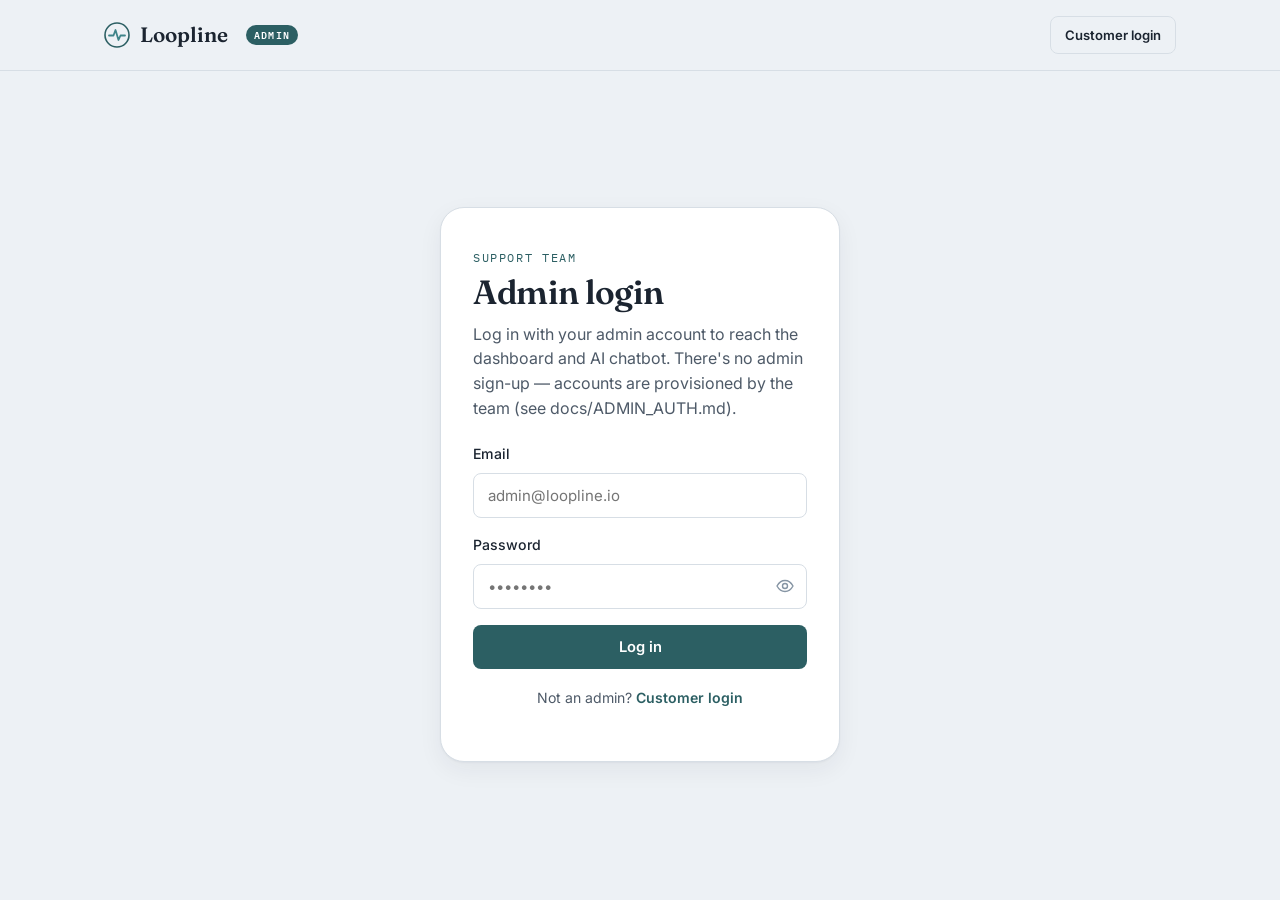
<file: frontend/admin-customers.html>
<!DOCTYPE html>
<html lang="en">
<head>
<meta charset="UTF-8">
<meta name="viewport" content="width=device-width, initial-scale=1.0">
<title>Customer Accounts — Loopline Admin</title>
<link rel="preconnect" href="https://fonts.googleapis.com">
<link href="https://fonts.googleapis.com/css2?family=Fraunces:wght@500;600;700&family=Inter:wght@400;500;600;700&family=IBM+Plex+Mono:wght@400;500&display=swap" rel="stylesheet">
<link rel="stylesheet" href="style.css">
<style>
/* ── Customers page — scoped additions only ───────────────────────── */

/* Complaint count pill in the list table */
.count-pill {
  display: inline-flex;
  align-items: center;
  justify-content: center;
  min-width: 26px;
  height: 22px;
  padding: 0 7px;
  border-radius: 100px;
  font-size: 0.74rem;
  font-family: var(--font-mono);
  font-weight: 600;
  background: var(--teal-tint);
  color: var(--teal-dark);
}
.count-pill.zero {
  background: var(--surface-raised);
  color: var(--ink-faint);
  border: 1px solid var(--line);
}

/* Complaints section heading inside modal */
.cust-section-label {
  font-family: var(--font-mono);
  font-size: 0.72rem;
  text-transform: uppercase;
  letter-spacing: .08em;
  color: var(--ink-faint);
  margin: 0 0 10px;
}

/* Tighter row padding for the modal's mini-table */
.cust-complaints-table td { padding: 10px 12px; vertical-align: middle; }
.cust-complaints-table .ticket-no { font-size: 0.82rem; }

.cust-modal-empty {
  text-align: center;
  padding: 40px 0;
  color: var(--ink-faint);
  font-size: 0.9rem;
}

@media (max-width: 560px) {
  .summary-cards { grid-template-columns: 1fr 1fr; }
}
</style>
</head>
<body>

<nav class="nav">
  <div class="nav-inner">
    <a href="admin-dashboard.html" class="brand">
      <svg class="brand-mark" viewBox="0 0 26 26" fill="none" xmlns="http://www.w3.org/2000/svg">
        <circle cx="13" cy="13" r="12" stroke="#2C5F63" stroke-width="1.6"/>
        <path d="M5 13.5H9.5L11.5 8L14.5 18L16.5 13.5H21" stroke="#3F8489" stroke-width="1.8" stroke-linecap="round" stroke-linejoin="round"/>
      </svg>
      Loopline<span class="admin-tag">Admin</span>
    </a>
    <div class="nav-links">
      <a href="admin-dashboard.html">Dashboard</a>
      <a href="admin-customers.html" style="color:var(--teal-dark);font-weight:600;">Customers</a>
      <a href="admin-chatbot.html">AI Chatbot</a>
    </div>
    <div class="nav-auth">
      <div class="nav-account">
        <span>Hi, <span id="admin-name">Admin</span></span>
        <button class="btn btn-ghost btn-sm" id="admin-logout">Log out</button>
      </div>
    </div>
  </div>
</nav>

<main class="activities-wrap">
  <div class="container">

    <div class="activities-header">
      <span class="eyebrow">Admin portal</span>
      <h1>Customer Accounts</h1>
      <p style="color:var(--ink-faint);margin-bottom:0;">
        Registered customers, their contact details, and linked complaint history.
      </p>
    </div>

    <!-- Stat cards — same classes as dashboard -->
    <div class="summary-cards" style="margin-bottom:24px;">
      <div class="summary-card total">
        <span class="summary-label">Total Customers</span>
        <span class="summary-value" id="stat-total">–</span>
      </div>
      <div class="summary-card pending">
        <span class="summary-label">With Open Complaints</span>
        <span class="summary-value" id="stat-open">–</span>
      </div>
      <div class="summary-card resolved">
        <span class="summary-label">No Complaints Yet</span>
        <span class="summary-value" id="stat-none">–</span>
      </div>
    </div>

    <!-- Table card — identical scaffold to dashboard -->
    <section class="card table-card">
      <div class="table-head">
        <div>
          <h3>All Customers</h3>
          <p style="margin:4px 0 0;font-size:0.88rem;color:var(--ink-faint);">
            Search by username or email. Click <strong>View</strong> to see full profile and complaints.
          </p>
        </div>
      </div>

      <div class="filter-bar">
        <div class="search-wrap">
          <svg class="search-icon" viewBox="0 0 16 16" fill="none" xmlns="http://www.w3.org/2000/svg">
            <circle cx="7" cy="7" r="5.25" stroke="#8695A4" stroke-width="1.5"/>
            <path d="M11 11L14 14" stroke="#8695A4" stroke-width="1.5" stroke-linecap="round"/>
          </svg>
          <input type="text" id="cust-search" placeholder="Search username or email…">
        </div>
        <button class="filter-clear" id="cust-search-clear">Clear</button>
      </div>

      <div class="table-wrap">
        <table class="complaint-table customers-table" id="cust-table">
          <thead>
            <tr>
              <th>User ID</th>
              <th>Username</th>
              <th>Email</th>
              <th>Joined</th>
              <th>Complaints</th>
              <th>Actions</th>
            </tr>
          </thead>
          <tbody id="cust-tbody"></tbody>
        </table>
        <div id="cust-empty"  class="table-empty" style="display:none;">No customers found.</div>
        <div id="cust-loading" class="table-empty">Loading…</div>
      </div>

      <div class="pagination" id="cust-pagination" style="display:none;">
        <button id="cust-prev">← Prev</button>
        <span   id="cust-page-info">Page 1</span>
        <button id="cust-next">Next →</button>
      </div>
    </section>

  </div>
</main>

<!-- Customer detail modal -->
<div class="modal-overlay" id="cust-modal">
  <div class="modal" style="max-width:660px;">
    <div class="modal-head">
      <h2 id="cust-modal-title">Customer Profile</h2>
      <button class="modal-close" id="cust-modal-close" aria-label="Close">
        <svg viewBox="0 0 16 16" fill="none" xmlns="http://www.w3.org/2000/svg" style="width:16px;height:16px;">
          <path d="M3 3L13 13M13 3L3 13" stroke="currentColor" stroke-width="2" stroke-linecap="round"/>
        </svg>
      </button>
    </div>
    <div class="modal-body" id="cust-modal-body"
         style="padding-top:20px;max-height:72vh;overflow-y:auto;"></div>
    <div class="modal-foot">
      <button type="button" class="btn btn-ghost" id="cust-modal-close-btn">Close</button>
    </div>
  </div>
</div>

<div class="toast" id="toast"></div>

<script src="config.js"></script>
<script src="admin.js"></script>
<script src="admin-customers.js"></script>
</body>
</html>
</file>
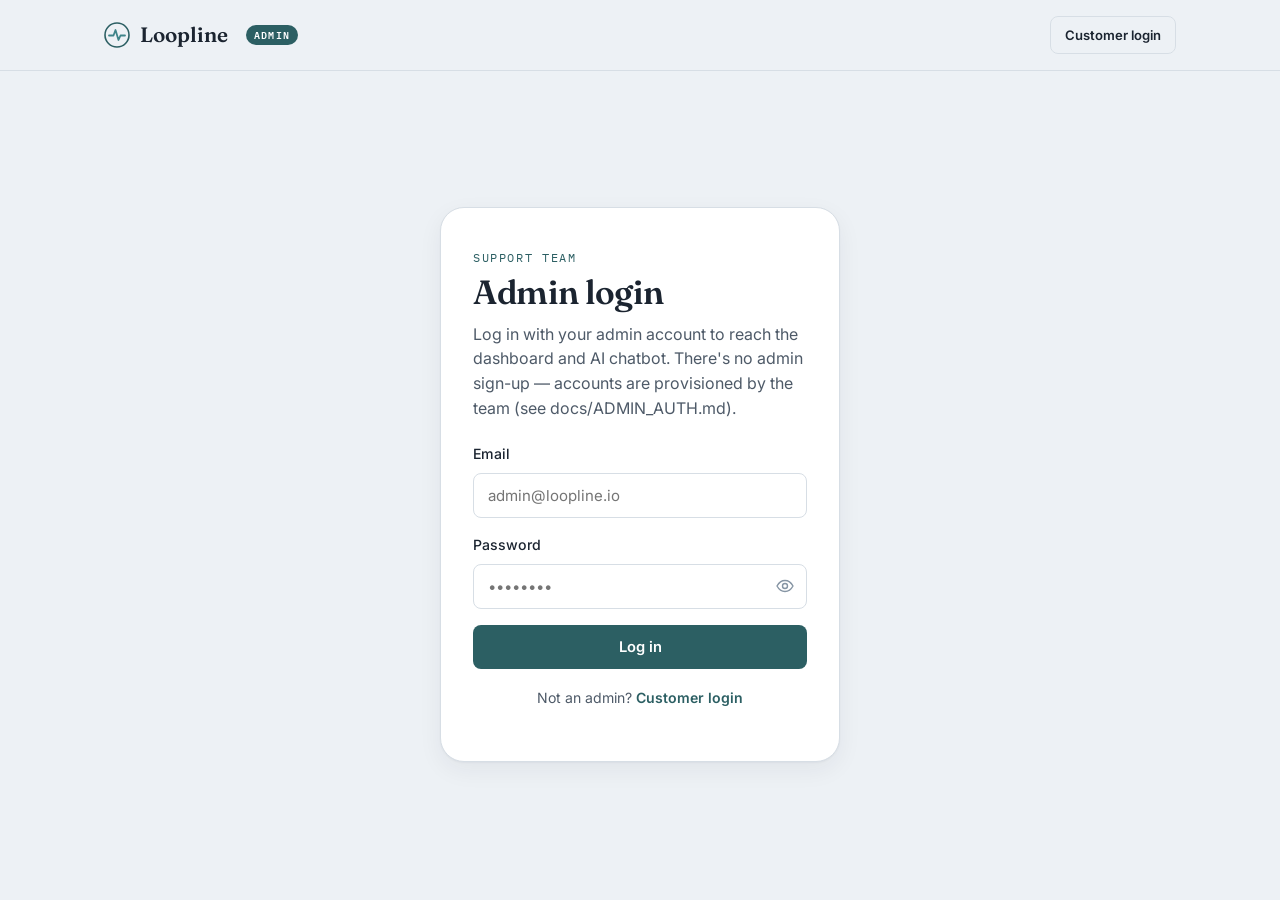
<file: frontend/admin-dashboard.html>
<!DOCTYPE html>
<html lang="en">
<head>
<meta charset="UTF-8">
<meta name="viewport" content="width=device-width, initial-scale=1.0">
<title>Admin Dashboard — Loopline</title>
<link rel="preconnect" href="https://fonts.googleapis.com">
<link href="https://fonts.googleapis.com/css2?family=Fraunces:wght@500;600;700&family=Inter:wght@400;500;600;700&family=IBM+Plex+Mono:wght@400;500&display=swap" rel="stylesheet">
<link rel="stylesheet" href="style.css">
<!-- Chart.js removed: charts are now pure SVG (no CDN, works on file:// too) -->
</head>
<body>

<nav class="nav">
  <div class="nav-inner">
    <a href="admin-dashboard.html" class="brand">
      <svg class="brand-mark" viewBox="0 0 26 26" fill="none" xmlns="http://www.w3.org/2000/svg">
        <circle cx="13" cy="13" r="12" stroke="#2C5F63" stroke-width="1.6"/>
        <path d="M5 13.5H9.5L11.5 8L14.5 18L16.5 13.5H21" stroke="#3F8489" stroke-width="1.8" stroke-linecap="round" stroke-linejoin="round"/>
      </svg>
      Loopline<span class="admin-tag">Admin</span>
    </a>
    <div class="nav-links">
      <a href="admin-dashboard.html" style="color:var(--teal-dark); font-weight:600;">Dashboard</a>
      <a href="admin-customers.html">Customers</a>
      <a href="admin-chatbot.html">AI Chatbot</a>
    </div>
    <div class="nav-auth">
      <div class="nav-account">
        <span>Hi, <span id="admin-name">Admin</span></span>
        <button class="btn btn-ghost btn-sm" id="admin-logout">Log out</button>
      </div>
    </div>
  </div>
</nav>

<main class="activities-wrap">
  <div class="container">

    <div class="activities-header">
      <span class="eyebrow">Admin dashboard</span>
      <h1>Complaint Management</h1>
      <p style="margin-bottom:0;">Real-time complaints, auto-categorized and prioritized, with monthly trends and category breakdowns.</p>
    </div>

    <!-- ML model status -->
    <div class="ml-status-row" id="ml-status-row">
      <div class="ml-status-chip">
        <span class="ml-status-dot" id="dot-category"></span>
        <div>
          <div class="ml-label">Algorithm 1 — Category classifier</div>
          <div class="ml-metric" id="metric-category">Checking…</div>
        </div>
      </div>
      <div class="ml-status-chip">
        <span class="ml-status-dot" id="dot-priority"></span>
        <div>
          <div class="ml-label">Algorithm 2 — Priority predictor</div>
          <div class="ml-metric" id="metric-priority">Checking…</div>
        </div>
      </div>
    </div>

    <!-- Data source toggle -->
    <div class="ds-toggle-bar">
      <span class="ds-toggle-label">Chart data</span>
      <div class="ds-toggle-group">
        <button class="ds-toggle-btn active" id="btn-baseline" onclick="switchDataSource('baseline')">
          📊 CFPB Banking Dataset <span class="ds-count">(12,000)</span>
        </button>
        <button class="ds-toggle-btn" id="btn-live" onclick="switchDataSource('live')">
          🔴 Live Data
        </button>
      </div>
      <span class="ds-source-pill baseline" id="ds-source-pill">CFPB Banking · 12,000 complaints</span>
      <span style="font-size:0.75rem;color:var(--ink-faint);font-family:var(--font-mono);">
        ↑ affects charts and the complaints table below
      </span>
    </div>

    <!-- Summary cards -->
    <div class="summary-cards" style="margin-bottom:24px;">
      <div class="summary-card total">
        <span class="summary-label">Total Complaints</span>
        <span class="summary-value" id="stat-total">–</span>
      </div>
      <div class="summary-card pending">
        <span class="summary-label">Pending / In Progress</span>
        <span class="summary-value" id="stat-open">–</span>
      </div>
      <div class="summary-card resolved">
        <span class="summary-label">Resolved / Closed</span>
        <span class="summary-value" id="stat-closed">–</span>
      </div>
    </div>

    <!-- Charts -->
    <div class="chart-grid">
      <div class="chart-card">
        <h3>Monthly Volume<span class="trend-pill" id="trend-pill" style="display:none;"></span></h3>
        <p class="chart-sub">Complaints filed per month, last 12 months</p>
        <div id="chart-monthly" class="svg-chart-host"></div>
      </div>
      <div class="chart-card">
        <h3>Category Distribution</h3>
        <p class="chart-sub">Most frequent complaint types</p>
        <div id="chart-category" class="svg-chart-host"></div>
      </div>
    </div>
    <div class="chart-grid">
      <div class="chart-card">
        <h3>Priority Distribution</h3>
        <p class="chart-sub">Output of Algorithm 2 across all complaints</p>
        <div id="chart-priority" class="svg-chart-host"></div>
      </div>
      <div class="chart-card">
        <h3>Status Distribution</h3>
        <p class="chart-sub">Where complaints stand right now</p>
        <div id="chart-status" class="svg-chart-host"></div>
      </div>
    </div>

    <!-- Table — always shows live database records, regardless of chart toggle -->
    <section class="card table-card">
      <div class="table-head">
        <div>
          <h3>All Complaints <span style="font-size:0.72rem;font-weight:400;font-family:var(--font-mono);color:var(--ink-faint);margin-left:6px;" id="table-source-label">banking dataset · read-only</span></h3>
          <p style="margin:4px 0 0; font-size:0.88rem;">Filter, search, edit status/category/priority inline, or add one manually.</p>
        </div>
        <button class="btn btn-primary" id="btn-new-complaint-admin">
          <svg viewBox="0 0 16 16" fill="none" xmlns="http://www.w3.org/2000/svg" style="width:16px; height:16px;">
            <path d="M8 3V13M3 8H13" stroke="currentColor" stroke-width="2" stroke-linecap="round"/>
          </svg>
          Add Complaint
        </button>
      </div>

      <div class="filter-bar">
        <div class="search-wrap">
          <svg class="search-icon" viewBox="0 0 16 16" fill="none" xmlns="http://www.w3.org/2000/svg">
            <circle cx="7" cy="7" r="5.25" stroke="#8695A4" stroke-width="1.5"/>
            <path d="M11 11L14 14" stroke="#8695A4" stroke-width="1.5" stroke-linecap="round"/>
          </svg>
          <input type="text" id="filter-search" placeholder="Search by ticket # or complaint text...">
        </div>
        <select id="filter-category">
          <option value="">All categories</option>
        </select>
        <select id="filter-priority">
          <option value="">All priorities</option>
          <option value="Low">Low</option>
          <option value="Medium">Medium</option>
          <option value="High">High</option>
        </select>
        <select id="filter-status">
          <option value="">All statuses</option>
          <option value="Pending">Pending</option>
          <option value="In Progress">In Progress</option>
          <option value="Resolved">Resolved</option>
          <option value="Closed">Closed</option>
        </select>
        <button class="filter-clear" id="filter-clear">Clear filters</button>
      </div>

      <div class="table-wrap" style="padding:0 0 8px;">
        <table class="complaint-table" id="admin-table">
          <thead>
            <tr>
              <th>Ticket #</th>
              <th>Category</th>
              <th>Priority</th>
              <th>Complaint</th>
              <th>Date</th>
              <th>City</th>
              <th>Via</th>
              <th>Status</th>
              <th>Actions</th>
            </tr>
          </thead>
          <tbody id="admin-tbody"></tbody>
        </table>
        <div id="admin-table-empty" class="table-empty" style="display:none;">No complaints match your filters.</div>
      </div>

      <div class="pagination" id="pagination">
        <button id="page-prev">← Prev</button>
        <span id="page-info">Page 1</span>
        <button id="page-next">Next →</button>
      </div>
    </section>

  </div>
</main>

<!-- View Complaint Modal (read-only detail) -->
<div class="modal-overlay" id="view-modal">
  <div class="modal" style="max-width:620px;">
    <div class="modal-head">
      <h2>Complaint Details</h2>
      <button class="modal-close" id="view-close" aria-label="Close">
        <svg viewBox="0 0 16 16" fill="none" xmlns="http://www.w3.org/2000/svg" style="width:16px; height:16px;">
          <path d="M3 3L13 13M13 3L3 13" stroke="currentColor" stroke-width="2" stroke-linecap="round"/>
        </svg>
      </button>
    </div>
    <div class="modal-body" id="view-body"></div>
    <div class="modal-foot">
      <button type="button" class="btn btn-ghost" id="view-close-btn">Close</button>
    </div>
  </div>
</div>

<!-- Manual Entry Modal -->
<div class="modal-overlay" id="manual-modal">
  <div class="modal">
    <div class="modal-head">
      <h2>Add Complaint Manually</h2>
      <button class="modal-close" id="manual-close" aria-label="Close">
        <svg viewBox="0 0 16 16" fill="none" xmlns="http://www.w3.org/2000/svg" style="width:16px; height:16px;">
          <path d="M3 3L13 13M13 3L3 13" stroke="currentColor" stroke-width="2" stroke-linecap="round"/>
        </svg>
      </button>
    </div>
    <form id="manual-form" class="modal-body">
      <p class="form-note" style="margin:0 0 14px;">For complaints received by phone or other offline channels. Leave Category/Priority on "Auto" to let Algorithm 1 / Algorithm 2 fill them in.</p>
      <div class="field">
        <label for="m-complaint">Complaint description</label>
        <textarea id="m-complaint" rows="4" placeholder="What did the customer report?" required></textarea>
      </div>
      <div class="form-grid-admin">
        <div class="field">
          <label for="m-category">Category</label>
          <select id="m-category">
            <option value="">Auto-detect</option>
          </select>
        </div>
        <div class="field">
          <label for="m-priority">Priority</label>
          <select id="m-priority">
            <option value="">Auto-detect</option>
            <option value="Low">Low</option>
            <option value="Medium">Medium</option>
            <option value="High">High</option>
          </select>
        </div>
        <div class="field">
          <label for="m-received-via">Received via</label>
          <select id="m-received-via">
            <option value="Manual Entry">Manual Entry</option>
            <option value="Phone Call">Phone Call</option>
            <option value="Email">Email</option>
            <option value="In Person">In Person</option>
            <option value="Other">Other</option>
          </select>
        </div>
        <div class="field">
          <label for="m-status">Status</label>
          <select id="m-status">
            <option value="Pending">Pending</option>
            <option value="In Progress">In Progress</option>
            <option value="Resolved">Resolved</option>
            <option value="Closed">Closed</option>
          </select>
        </div>
        <div class="field">
          <label for="m-city">City (optional)</label>
          <input id="m-city" type="text" placeholder="e.g. Yangon">
        </div>
        <div class="field">
          <label for="m-state">State / Region (optional)</label>
          <input id="m-state" type="text" placeholder="e.g. Yangon Region">
        </div>
        <div class="field">
          <label for="m-zip">Zip code (optional)</label>
          <input id="m-zip" type="text" placeholder="e.g. 11181">
        </div>
      </div>
      <div class="modal-foot">
        <button type="button" class="btn btn-ghost" id="manual-cancel">Cancel</button>
        <button type="submit" class="btn btn-primary">Save Complaint</button>
      </div>
    </form>
  </div>
</div>

<div class="toast" id="toast"></div>
<div id="lp-tooltip" style="
  position:fixed;pointer-events:none;z-index:9999;opacity:0;
  background:#1B2430;color:#fff;padding:7px 11px;border-radius:8px;
  font:500 12px/1.4 'Inter',sans-serif;white-space:nowrap;
  transition:opacity 0.1s;box-shadow:0 4px 12px rgba(0,0,0,0.25);
"></div>

<style>
/* ── Data-source toggle bar ── */
.ds-toggle-bar {
  display:flex; align-items:center; gap:12px; flex-wrap:wrap;
  margin-bottom:20px;
}
.ds-toggle-label {
  font:600 11px/1 'Inter',sans-serif;
  text-transform:uppercase; letter-spacing:.6px; color:#8695A4;
}
.ds-toggle-group {
  display:flex; background:#EDF1F5; border-radius:8px; padding:3px; gap:2px;
}
.ds-toggle-btn {
  padding:6px 15px; border-radius:6px; border:none; background:transparent;
  color:#8695A4; font:500 13px/1 'Inter',sans-serif; cursor:pointer;
  transition:all .18s;
}
.ds-toggle-btn.active {
  background:#fff; color:#1B2430; font-weight:600;
  box-shadow:0 1px 3px rgba(0,0,0,0.1);
}
.ds-count { font-size:11px; opacity:.75; }
.ds-source-pill {
  display:inline-flex; align-items:center; gap:5px;
  font:500 11px/1 'Inter',sans-serif; padding:3px 10px;
  border-radius:20px; white-space:nowrap;
}
.ds-source-pill.baseline { background:#e9d8fd; color:#6b46c1; }
.ds-source-pill.live     { background:#c6f6d5; color:#276749; }
.ds-source-pill::before {
  content:''; width:6px; height:6px; border-radius:50%; background:currentColor; flex-shrink:0;
}

/* ── SVG chart host ── */
.svg-chart-host { width:100%; overflow:visible; }
.svg-chart-host svg { width:100%; display:block; overflow:visible; }

/* ── SVG donut layout (side-by-side on wider cards) ── */
.donut-wrap {
  display:flex; align-items:center; gap:18px; flex-wrap:wrap;
}
.donut-svg-box { flex:0 0 auto; }
.donut-legend {
  flex:1 1 120px; display:flex; flex-direction:column; gap:8px;
}
.donut-legend-item {
  display:flex; align-items:center; gap:8px;
  font:400 12px/1.3 'Inter',sans-serif; color:#4a5568;
}
.donut-legend-swatch {
  width:10px; height:10px; border-radius:50%; flex-shrink:0;
}
</style>

<script src="config.js"></script>
<script src="admin.js"></script>
<script src="admin-dashboard.js"></script>
</body>
</html>
</file>
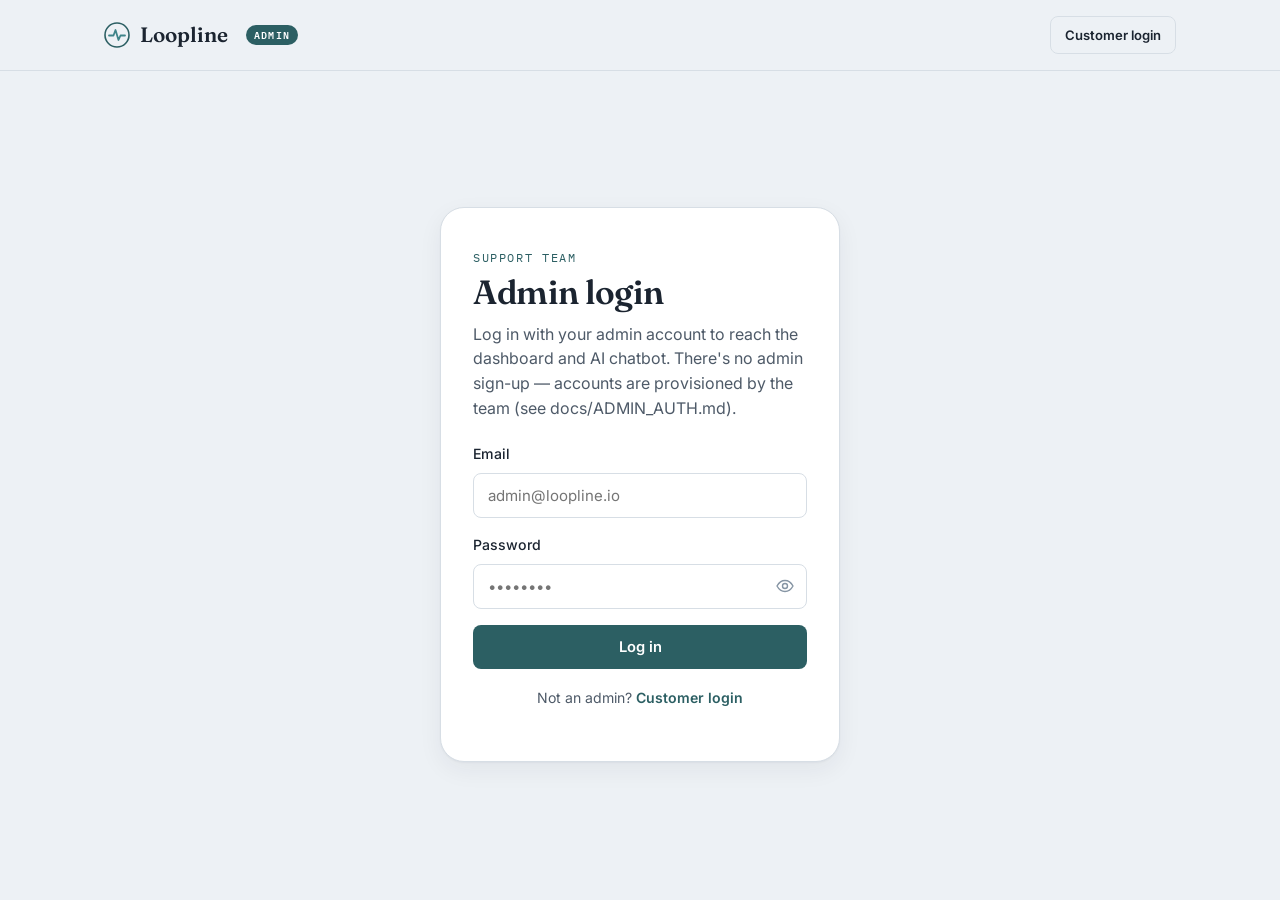
<file: frontend/admin-login.html>
<!DOCTYPE html>
<html lang="en">
<head>
<meta charset="UTF-8">
<meta name="viewport" content="width=device-width, initial-scale=1.0">
<title>Admin Login — Loopline</title>
<link rel="preconnect" href="https://fonts.googleapis.com">
<link href="https://fonts.googleapis.com/css2?family=Fraunces:wght@500;600;700&family=Inter:wght@400;500;600;700&family=IBM+Plex+Mono:wght@400;500&display=swap" rel="stylesheet">
<link rel="stylesheet" href="style.css">
</head>
<body>

<nav class="nav">
  <div class="nav-inner">
    <a href="index.html" class="brand">
      <svg class="brand-mark" viewBox="0 0 26 26" fill="none" xmlns="http://www.w3.org/2000/svg">
        <circle cx="13" cy="13" r="12" stroke="#2C5F63" stroke-width="1.6"/>
        <path d="M5 13.5H9.5L11.5 8L14.5 18L16.5 13.5H21" stroke="#3F8489" stroke-width="1.8" stroke-linecap="round" stroke-linejoin="round"/>
      </svg>
      Loopline<span class="admin-tag">Admin</span>
    </a>
    <div class="nav-links"></div>
    <div class="nav-auth">
      <a href="login.html" class="btn btn-ghost btn-sm">Customer login</a>
    </div>
  </div>
</nav>

<div class="auth-wrap">
  <form class="auth-card" id="admin-login-form">
    <span class="eyebrow">Support team</span>
    <h2>Admin login</h2>
    <p style="margin-bottom: 1.4rem;">Log in with your admin account to reach the dashboard and AI chatbot. There's no admin sign-up — accounts are provisioned by the team (see docs/ADMIN_AUTH.md).</p>
    <div class="field">
      <label for="a-email">Email</label>
      <input id="a-email" type="email" placeholder="admin@loopline.io" required>
    </div>
    <div class="field">
      <label for="a-password">Password</label>
      <div class="pw-field">
        <input id="a-password" type="password" placeholder="••••••••" required>
        <button type="button" class="pw-toggle" data-target="a-password" aria-label="Show password">
          <svg class="icon-eye" width="18" height="18" viewBox="0 0 18 18" fill="none"><path d="M1 9C1 9 4 3.5 9 3.5C14 3.5 17 9 17 9C17 9 14 14.5 9 14.5C4 14.5 1 9 1 9Z" stroke="currentColor" stroke-width="1.4" stroke-linejoin="round"/><circle cx="9" cy="9" r="2.5" stroke="currentColor" stroke-width="1.4"/></svg>
          <svg class="icon-eye-off" width="18" height="18" viewBox="0 0 18 18" fill="none" style="display:none;"><path d="M1 9C1 9 4 3.5 9 3.5C14 3.5 17 9 17 9C17 9 14 14.5 9 14.5C4 14.5 1 9 1 9Z" stroke="currentColor" stroke-width="1.4" stroke-linejoin="round"/><circle cx="9" cy="9" r="2.5" stroke="currentColor" stroke-width="1.4"/><line x1="2" y1="16" x2="16" y2="2" stroke="currentColor" stroke-width="1.4" stroke-linecap="round"/></svg>
        </button>
      </div>
    </div>
    <button type="submit" class="btn btn-primary btn-block">Log in</button>
    <p class="auth-switch">Not an admin? <a href="login.html" style="color:var(--teal-dark); font-weight:600;">Customer login</a></p>
  </form>
</div>

<div class="toast" id="toast"></div>
<script src="config.js"></script>
<script>
  // Minimal toast, mirrors script.js's version (kept standalone so this
  // page doesn't need to load the full customer script.js).
  function showToast(message) {
    const toast = document.getElementById('toast');
    if (!toast) return;
    toast.textContent = message;
    toast.classList.add('show');
    clearTimeout(showToast._t);
    showToast._t = setTimeout(() => toast.classList.remove('show'), 2600);
  }

  // Password show/hide toggle - same pattern as auth.js (this page is
  // standalone and doesn't load auth.js, so it's duplicated here rather
  // than adding an unrelated script dependency to a one-form page).
  document.querySelectorAll('.pw-toggle').forEach((btn) => {
    btn.addEventListener('click', () => {
      const input = document.getElementById(btn.dataset.target);
      if (!input) return;
      const showing = input.type === 'text';
      input.type = showing ? 'password' : 'text';
      btn.querySelector('.icon-eye').style.display = showing ? 'block' : 'none';
      btn.querySelector('.icon-eye-off').style.display = showing ? 'none' : 'block';
      btn.setAttribute('aria-label', showing ? 'Show password' : 'Hide password');
    });
  });

  const form = document.getElementById('admin-login-form');
  form.addEventListener('submit', async (e) => {
    e.preventDefault();
    const email = document.getElementById('a-email').value.trim();
    const password = document.getElementById('a-password').value;
    const submitBtn = form.querySelector('button[type="submit"]');
    submitBtn.disabled = true;

    try {
      const res = await fetch(`${API_BASE}/auth/login`, {
        method: 'POST',
        headers: { 'Content-Type': 'application/json' },
        body: JSON.stringify({ email, password })
      });
      const data = await res.json().catch(() => null);
      if (!res.ok) throw new Error((data && data.detail) || 'Invalid email or password.');

      if (data.user.role !== 'admin') {
        showToast('That account is not an admin account.');
        return;
      }
      sessionStorage.setItem('loopline_session', JSON.stringify(data));
      showToast(`Welcome, ${data.user.username}.`);
      setTimeout(() => { window.location.href = 'admin-dashboard.html'; }, 500);
    } catch (err) {
      showToast(err.message || 'Login failed.');
    } finally {
      submitBtn.disabled = false;
    }
  });
</script>
</body>
</html>
</file>
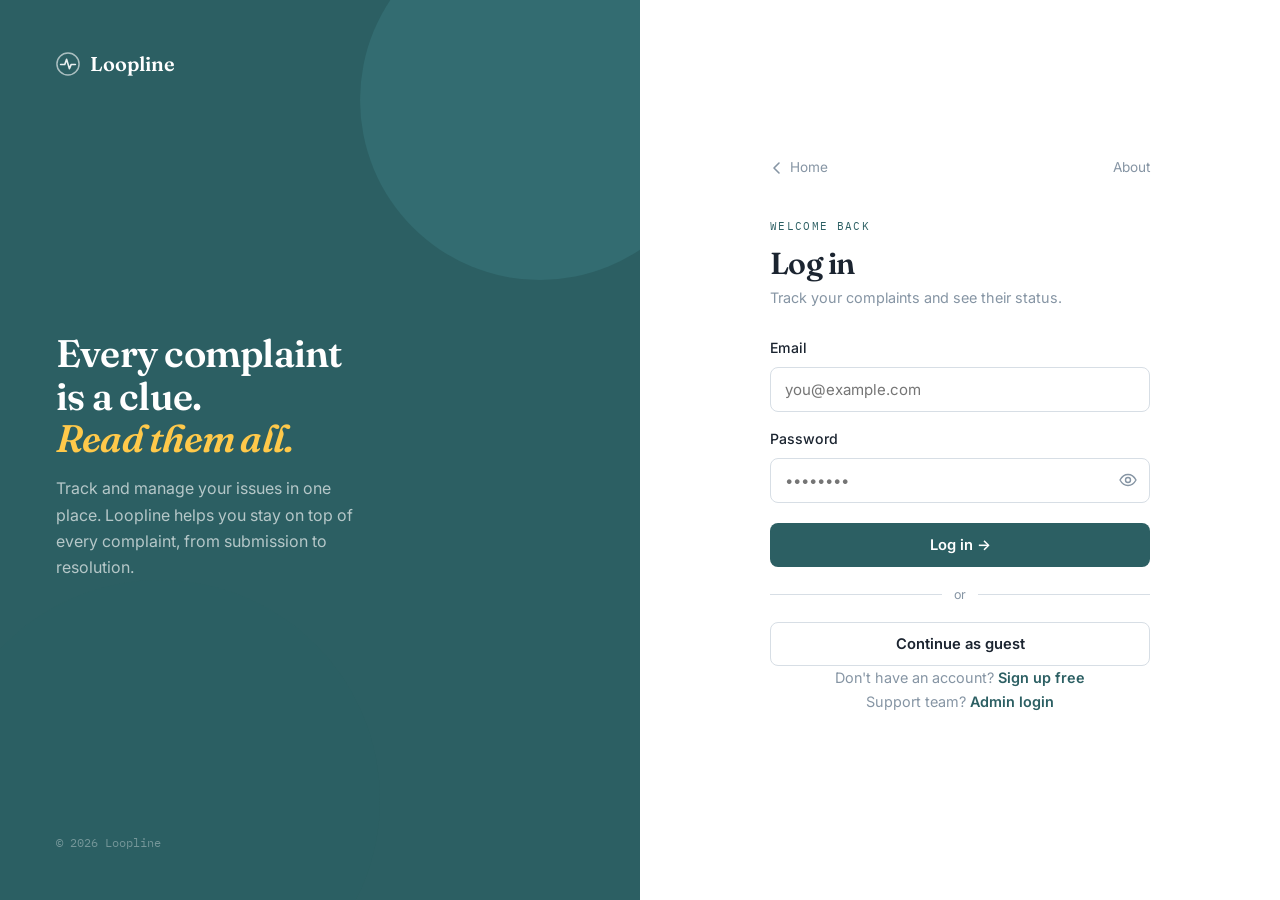
<file: frontend/login.html>
<!DOCTYPE html>
<html lang="en">
<head>
<meta charset="UTF-8">
<meta name="viewport" content="width=device-width, initial-scale=1.0">
<title>Log in — Loopline</title>
<link rel="preconnect" href="https://fonts.googleapis.com">
<link href="https://fonts.googleapis.com/css2?family=Fraunces:ital,wght@0,400;0,500;0,600;0,700;1,400&family=Inter:wght@400;500;600&family=IBM+Plex+Mono:wght@400;500&display=swap" rel="stylesheet">
<link rel="stylesheet" href="style.css">
<style>
/* ── Auth split-screen layout ─────────────────────────────────── */
body { background: var(--bg); }

.auth-shell {
  min-height: 100vh;
  display: grid;
  grid-template-columns: 1fr 1fr;
}

/* Left panel — brand, mood, context */
.auth-panel-left {
  background: var(--teal-dark);
  display: flex;
  flex-direction: column;
  justify-content: space-between;
  padding: 48px 56px;
  position: relative;
  overflow: hidden;
}
.auth-panel-left::before {
  content: '';
  position: absolute;
  top: -80px; right: -80px;
  width: 360px; height: 360px;
  border-radius: 50%;
  background: rgba(63,132,137,.35);
  pointer-events: none;
}
.auth-panel-left::after {
  content: '';
  position: absolute;
  bottom: -120px; left: -60px;
  width: 440px; height: 440px;
  border-radius: 50%;
  background: rgba(44,95,99,.4);
  pointer-events: none;
}

.auth-left-brand {
  display: flex;
  align-items: center;
  gap: 10px;
  font-family: var(--font-display);
  font-size: 1.25rem;
  font-weight: 600;
  color: #fff;
  position: relative;
  z-index: 1;
}

.auth-left-body {
  position: relative;
  z-index: 1;
}
.auth-left-body h2 {
  font-family: var(--font-display);
  font-size: clamp(1.9rem, 3vw, 2.6rem);
  font-weight: 600;
  color: #fff;
  letter-spacing: -0.02em;
  line-height: 1.1;
  margin: 0 0 16px;
}
.auth-left-body h2 em {
  font-style: italic;
  color: var(--amber);
}
.auth-left-body p {
  color: rgba(255,255,255,.65);
  font-size: 1rem;
  line-height: 1.65;
  margin: 0;
  max-width: 320px;
}

.auth-left-footer {
  position: relative;
  z-index: 1;
  font-family: var(--font-mono);
  font-size: 0.72rem;
  color: rgba(255,255,255,.35);
}

/* Right panel — form */
.auth-panel-right {
  display: flex;
  align-items: center;
  justify-content: center;
  padding: 48px 40px;
  background: var(--surface);
}

.auth-form-wrap {
  width: 100%;
  max-width: 380px;
}

.auth-eyebrow {
  font-family: var(--font-mono);
  font-size: 0.7rem;
  text-transform: uppercase;
  letter-spacing: .12em;
  color: var(--teal-dark);
  display: block;
  margin-bottom: 10px;
}

.auth-form-wrap h2 {
  font-family: var(--font-display);
  font-size: 1.9rem;
  font-weight: 600;
  letter-spacing: -0.02em;
  color: var(--ink);
  margin: 0 0 6px;
}
.auth-form-wrap > p {
  color: var(--ink-faint);
  font-size: 0.9rem;
  margin: 0 0 28px;
}

.auth-form-wrap .btn-primary {
  margin-top: 4px;
}
.auth-form-wrap .divider {
  margin: 18px 0;
}
.auth-switch {
  text-align: center;
  margin-top: 20px;
  font-size: 0.875rem;
  color: var(--ink-faint);
  line-height: 1.7;
}
.auth-switch a {
  color: var(--teal-dark);
  font-weight: 600;
}

@media (max-width: 720px) {
  .auth-shell { grid-template-columns: 1fr; }
  .auth-panel-left { display: none; }
  .auth-panel-right { min-height: 100vh; padding: 40px 24px; }
}
</style>
</head>
<body>

<div class="auth-shell">

  <!-- Left: brand panel -->
  <div class="auth-panel-left">
    <div class="auth-left-brand">
      <svg viewBox="0 0 26 26" fill="none" style="width:24px;height:24px;">
        <circle cx="13" cy="13" r="12" stroke="rgba(255,255,255,.6)" stroke-width="1.6"/>
        <path d="M5 13.5H9.5L11.5 8L14.5 18L16.5 13.5H21" stroke="rgba(255,255,255,.9)" stroke-width="1.8" stroke-linecap="round" stroke-linejoin="round"/>
      </svg>
      Loopline
    </div>

    <div class="auth-left-body">
      <h2>Every complaint<br>is a clue.<br><em>Read them all.</em></h2>
      <p>Track and manage your issues in one place. Loopline helps you stay on top of every complaint, from submission to resolution.</p>
    </div>

    <div class="auth-left-footer">© 2026 Loopline</div>
  </div>

  <!-- Right: form -->
  <div class="auth-panel-right">
    <div class="auth-form-wrap">
      <nav style="display:flex; align-items:center; justify-content:space-between; margin-bottom:40px;">
        <a href="index.html" style="color:var(--ink-faint); font-size:0.85rem; display:flex; align-items:center; gap:6px;">
          <svg width="14" height="14" viewBox="0 0 14 14" fill="none"><path d="M9 2L4 7L9 12" stroke="currentColor" stroke-width="1.6" stroke-linecap="round" stroke-linejoin="round"/></svg>
          Home
        </a>
        <a href="index.html#about" style="color:var(--ink-faint); font-size:0.85rem;">About</a>
      </nav>

      <span class="auth-eyebrow">Welcome back</span>
      <h2>Log in</h2>
      <p>Track your complaints and see their status.</p>

      <form id="login-form">
        <div class="field">
          <label for="l-email">Email</label>
          <input id="l-email" type="email" placeholder="you@example.com" required>
        </div>
        <div class="field">
          <label for="l-password">Password</label>
          <div class="pw-field">
            <input id="l-password" type="password" placeholder="••••••••" required>
            <button type="button" class="pw-toggle" data-target="l-password" aria-label="Show password">
              <svg class="icon-eye" width="18" height="18" viewBox="0 0 18 18" fill="none"><path d="M1 9C1 9 4 3.5 9 3.5C14 3.5 17 9 17 9C17 9 14 14.5 9 14.5C4 14.5 1 9 1 9Z" stroke="currentColor" stroke-width="1.4" stroke-linejoin="round"/><circle cx="9" cy="9" r="2.5" stroke="currentColor" stroke-width="1.4"/></svg>
              <svg class="icon-eye-off" width="18" height="18" viewBox="0 0 18 18" fill="none" style="display:none;"><path d="M1 9C1 9 4 3.5 9 3.5C14 3.5 17 9 17 9C17 9 14 14.5 9 14.5C4 14.5 1 9 1 9Z" stroke="currentColor" stroke-width="1.4" stroke-linejoin="round"/><circle cx="9" cy="9" r="2.5" stroke="currentColor" stroke-width="1.4"/><line x1="2" y1="16" x2="16" y2="2" stroke="currentColor" stroke-width="1.4" stroke-linecap="round"/></svg>
            </button>
          </div>
        </div>
        <button type="submit" class="btn btn-primary btn-block">Log in →</button>
        <div class="divider">or</div>
        <button type="button" class="btn btn-ghost btn-block" id="guest-btn">Continue as guest</button>
      </form>

      <p class="auth-switch">
        Don't have an account? <a href="signup.html">Sign up free</a><br>
        Support team? <a href="admin-login.html">Admin login</a>
      </p>
    </div>
  </div>

</div>

<div class="toast" id="toast"></div>
<script src="config.js"></script>
<script src="auth.js"></script>
<script src="script.js"></script>
</body>
</html>
</file>
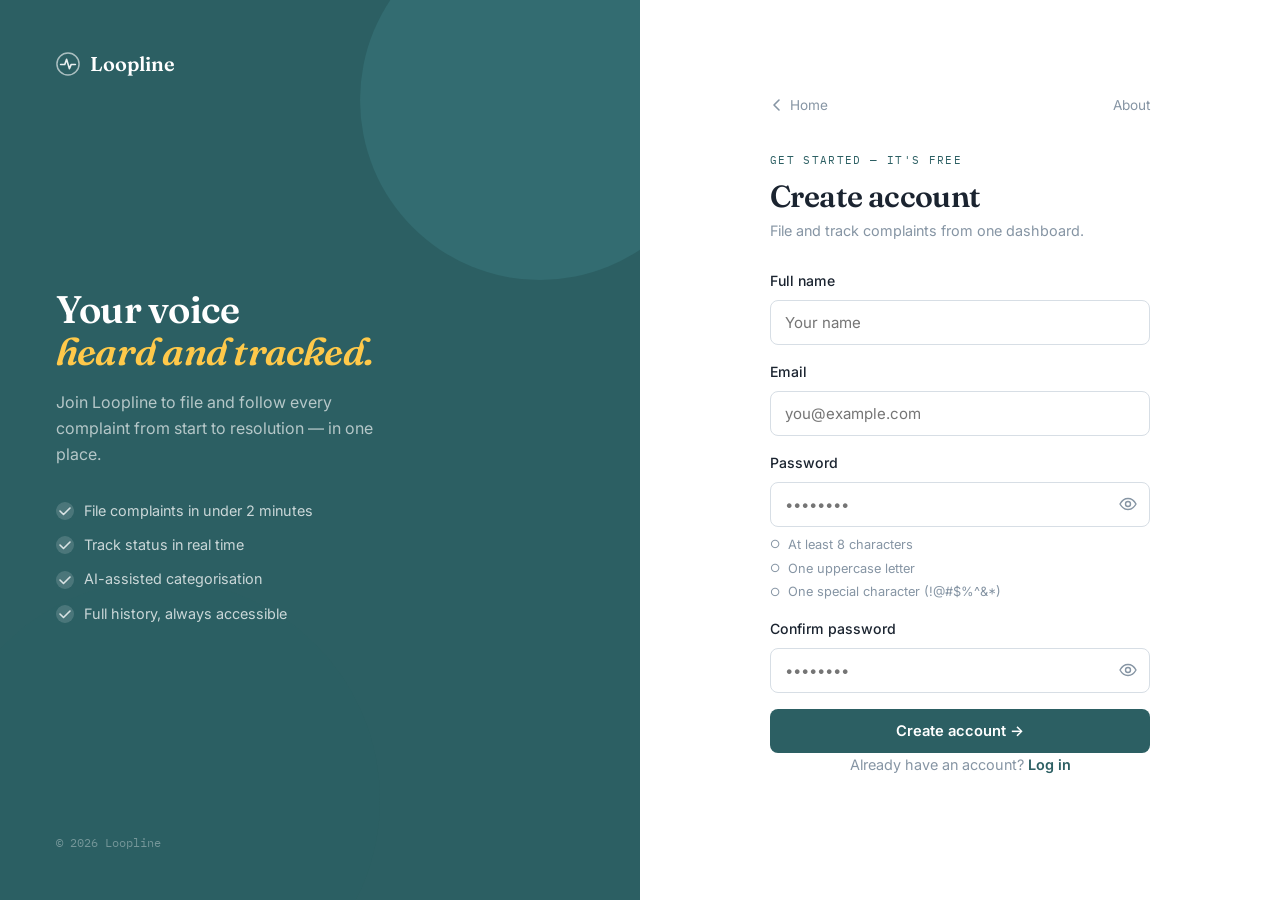
<file: frontend/signup.html>
<!DOCTYPE html>
<html lang="en">
<head>
<meta charset="UTF-8">
<meta name="viewport" content="width=device-width, initial-scale=1.0">
<title>Sign up — Loopline</title>
<link rel="preconnect" href="https://fonts.googleapis.com">
<link href="https://fonts.googleapis.com/css2?family=Fraunces:ital,wght@0,400;0,500;0,600;0,700;1,400&family=Inter:wght@400;500;600&family=IBM+Plex+Mono:wght@400;500&display=swap" rel="stylesheet">
<link rel="stylesheet" href="style.css">
<style>
body { background: var(--bg); }

.auth-shell {
  min-height: 100vh;
  display: grid;
  grid-template-columns: 1fr 1fr;
}

.auth-panel-left {
  background: var(--teal-dark);
  display: flex;
  flex-direction: column;
  justify-content: space-between;
  padding: 48px 56px;
  position: relative;
  overflow: hidden;
}
.auth-panel-left::before {
  content: '';
  position: absolute;
  top: -80px; right: -80px;
  width: 360px; height: 360px;
  border-radius: 50%;
  background: rgba(63,132,137,.35);
  pointer-events: none;
}
.auth-panel-left::after {
  content: '';
  position: absolute;
  bottom: -120px; left: -60px;
  width: 440px; height: 440px;
  border-radius: 50%;
  background: rgba(44,95,99,.4);
  pointer-events: none;
}
.auth-left-brand {
  display: flex;
  align-items: center;
  gap: 10px;
  font-family: var(--font-display);
  font-size: 1.25rem;
  font-weight: 600;
  color: #fff;
  position: relative;
  z-index: 1;
}
.auth-left-body {
  position: relative;
  z-index: 1;
}
.auth-left-body h2 {
  font-family: var(--font-display);
  font-size: clamp(1.9rem, 3vw, 2.6rem);
  font-weight: 600;
  color: #fff;
  letter-spacing: -0.02em;
  line-height: 1.1;
  margin: 0 0 16px;
}
.auth-left-body h2 em { font-style: italic; color: var(--amber); }
.auth-left-body p {
  color: rgba(255,255,255,.65);
  font-size: 1rem;
  line-height: 1.65;
  margin: 0;
  max-width: 320px;
}
.auth-left-footer {
  position: relative;
  z-index: 1;
  font-family: var(--font-mono);
  font-size: 0.72rem;
  color: rgba(255,255,255,.35);
}

/* Feature checklist on signup left panel */
.auth-feature-list {
  list-style: none;
  margin: 32px 0 0;
  padding: 0;
  display: flex;
  flex-direction: column;
  gap: 12px;
}
.auth-feature-list li {
  display: flex;
  align-items: center;
  gap: 10px;
  font-size: 0.9rem;
  color: rgba(255,255,255,.75);
}
.auth-feature-list li::before {
  content: '';
  display: block;
  width: 18px;
  height: 18px;
  border-radius: 50%;
  background: rgba(255,255,255,.15);
  flex-shrink: 0;
  background-image: url("data:image/svg+xml,%3Csvg viewBox='0 0 18 18' fill='none' xmlns='http://www.w3.org/2000/svg'%3E%3Cpath d='M4 9L7.5 12.5L14 6' stroke='rgba(255,255,255,0.8)' stroke-width='1.6' stroke-linecap='round' stroke-linejoin='round'/%3E%3C/svg%3E");
  background-size: cover;
}

.auth-panel-right {
  display: flex;
  align-items: center;
  justify-content: center;
  padding: 40px;
  background: var(--surface);
  overflow-y: auto;
}
.auth-form-wrap {
  width: 100%;
  max-width: 380px;
}
.auth-eyebrow {
  font-family: var(--font-mono);
  font-size: 0.7rem;
  text-transform: uppercase;
  letter-spacing: .12em;
  color: var(--teal-dark);
  display: block;
  margin-bottom: 10px;
}
.auth-form-wrap h2 {
  font-family: var(--font-display);
  font-size: 1.9rem;
  font-weight: 600;
  letter-spacing: -0.02em;
  color: var(--ink);
  margin: 0 0 6px;
}
.auth-form-wrap > p {
  color: var(--ink-faint);
  font-size: 0.9rem;
  margin: 0 0 28px;
}
.auth-switch {
  text-align: center;
  margin-top: 20px;
  font-size: 0.875rem;
  color: var(--ink-faint);
  line-height: 1.7;
}
.auth-switch a { color: var(--teal-dark); font-weight: 600; }

@media (max-width: 720px) {
  .auth-shell { grid-template-columns: 1fr; }
  .auth-panel-left { display: none; }
  .auth-panel-right { min-height: 100vh; padding: 40px 24px; }
}
</style>
</head>
<body>

<div class="auth-shell">

  <!-- Left: brand panel -->
  <div class="auth-panel-left">
    <div class="auth-left-brand">
      <svg viewBox="0 0 26 26" fill="none" style="width:24px;height:24px;">
        <circle cx="13" cy="13" r="12" stroke="rgba(255,255,255,.6)" stroke-width="1.6"/>
        <path d="M5 13.5H9.5L11.5 8L14.5 18L16.5 13.5H21" stroke="rgba(255,255,255,.9)" stroke-width="1.8" stroke-linecap="round" stroke-linejoin="round"/>
      </svg>
      Loopline
    </div>

    <div class="auth-left-body">
      <h2>Your voice<br><em>heard and tracked.</em></h2>
      <p>Join Loopline to file and follow every complaint from start to resolution — in one place.</p>
      <ul class="auth-feature-list">
        <li>File complaints in under 2 minutes</li>
        <li>Track status in real time</li>
        <li>AI-assisted categorisation</li>
        <li>Full history, always accessible</li>
      </ul>
    </div>

    <div class="auth-left-footer">© 2026 Loopline</div>
  </div>

  <!-- Right: form -->
  <div class="auth-panel-right">
    <div class="auth-form-wrap">
      <nav style="display:flex; align-items:center; justify-content:space-between; margin-bottom:36px;">
        <a href="index.html" style="color:var(--ink-faint); font-size:0.85rem; display:flex; align-items:center; gap:6px;">
          <svg width="14" height="14" viewBox="0 0 14 14" fill="none"><path d="M9 2L4 7L9 12" stroke="currentColor" stroke-width="1.6" stroke-linecap="round" stroke-linejoin="round"/></svg>
          Home
        </a>
        <a href="index.html#about" style="color:var(--ink-faint); font-size:0.85rem;">About</a>
      </nav>

      <span class="auth-eyebrow">Get started — it's free</span>
      <h2>Create account</h2>
      <p>File and track complaints from one dashboard.</p>

      <form id="signup-form">
        <div class="field">
          <label for="su-name">Full name</label>
          <input id="su-name" type="text" placeholder="Your name" required>
        </div>
        <div class="field">
          <label for="su-email">Email</label>
          <input id="su-email" type="email" placeholder="you@example.com" required>
        </div>
        <div class="field">
          <label for="su-password">Password</label>
          <div class="pw-field">
            <input id="su-password" type="password" placeholder="••••••••" required>
            <button type="button" class="pw-toggle" data-target="su-password" aria-label="Show password">
              <svg class="icon-eye" width="18" height="18" viewBox="0 0 18 18" fill="none"><path d="M1 9C1 9 4 3.5 9 3.5C14 3.5 17 9 17 9C17 9 14 14.5 9 14.5C4 14.5 1 9 1 9Z" stroke="currentColor" stroke-width="1.4" stroke-linejoin="round"/><circle cx="9" cy="9" r="2.5" stroke="currentColor" stroke-width="1.4"/></svg>
              <svg class="icon-eye-off" width="18" height="18" viewBox="0 0 18 18" fill="none" style="display:none;"><path d="M1 9C1 9 4 3.5 9 3.5C14 3.5 17 9 17 9C17 9 14 14.5 9 14.5C4 14.5 1 9 1 9Z" stroke="currentColor" stroke-width="1.4" stroke-linejoin="round"/><circle cx="9" cy="9" r="2.5" stroke="currentColor" stroke-width="1.4"/><line x1="2" y1="16" x2="16" y2="2" stroke="currentColor" stroke-width="1.4" stroke-linecap="round"/></svg>
            </button>
          </div>
          <ul class="pw-checklist" id="pw-checklist">
            <li data-rule="length">At least 8 characters</li>
            <li data-rule="upper">One uppercase letter</li>
            <li data-rule="special">One special character (!@#$%^&*)</li>
          </ul>
        </div>
        <div class="field">
          <label for="su-confirm">Confirm password</label>
          <div class="pw-field">
            <input id="su-confirm" type="password" placeholder="••••••••" required>
            <button type="button" class="pw-toggle" data-target="su-confirm" aria-label="Show password">
              <svg class="icon-eye" width="18" height="18" viewBox="0 0 18 18" fill="none"><path d="M1 9C1 9 4 3.5 9 3.5C14 3.5 17 9 17 9C17 9 14 14.5 9 14.5C4 14.5 1 9 1 9Z" stroke="currentColor" stroke-width="1.4" stroke-linejoin="round"/><circle cx="9" cy="9" r="2.5" stroke="currentColor" stroke-width="1.4"/></svg>
              <svg class="icon-eye-off" width="18" height="18" viewBox="0 0 18 18" fill="none" style="display:none;"><path d="M1 9C1 9 4 3.5 9 3.5C14 3.5 17 9 17 9C17 9 14 14.5 9 14.5C4 14.5 1 9 1 9Z" stroke="currentColor" stroke-width="1.4" stroke-linejoin="round"/><circle cx="9" cy="9" r="2.5" stroke="currentColor" stroke-width="1.4"/><line x1="2" y1="16" x2="16" y2="2" stroke="currentColor" stroke-width="1.4" stroke-linecap="round"/></svg>
            </button>
          </div>
        </div>
        <button type="submit" class="btn btn-primary btn-block">Create account →</button>
      </form>

      <p class="auth-switch">
        Already have an account? <a href="login.html">Log in</a>
      </p>
    </div>
  </div>

</div>

<div class="toast" id="toast"></div>
<script src="config.js"></script>
<script src="auth.js"></script>
<script src="script.js"></script>
</body>
</html>
</file>
<file: frontend/style.css>
/* ==========================================================================
   Loopline — design tokens
   ========================================================================== */
:root {
  --bg: #EDF1F5;
  --surface: #FFFFFF;
  --surface-raised: #F7F9FB;
  --ink: #1B2430;
  --ink-soft: #4E5A68;
  --ink-faint: #8695A4;
  --line: #D7DEE5;
  --teal: #3F8489;
  --teal-dark: #2C5F63;
  --teal-tint: #E4F0F0;
  --amber: #FFC94A;
  --amber-tint: #FFF3D1;
  --amber-dark: #8A6100;
  --red: #D64545;
  --red-tint: #FBE9E9;
  --radius-sm: 8px;
  --radius-md: 14px;
  --radius-lg: 24px;
  --shadow-card: 0 1px 2px rgba(27,36,48,0.04), 0 8px 24px rgba(27,36,48,0.06);
  --font-display: 'Fraunces', serif;
  --font-body: 'Inter', sans-serif;
  --font-mono: 'IBM Plex Mono', monospace;
}

* { box-sizing: border-box; }
html { scroll-behavior: smooth; }

body {
  margin: 0;
  background: var(--bg);
  color: var(--ink);
  font-family: var(--font-body);
  line-height: 1.55;
  -webkit-font-smoothing: antialiased;
}

img { max-width: 100%; display: block; }

a { color: inherit; text-decoration: none; }

.eyebrow {
  font-family: var(--font-mono);
  font-size: 0.72rem;
  letter-spacing: 0.14em;
  text-transform: uppercase;
  color: var(--teal-dark);
  display: inline-block;
  margin-bottom: 0.9rem;
}

h1, h2, h3 {
  font-family: var(--font-display);
  font-weight: 600;
  color: var(--ink);
  letter-spacing: -0.01em;
  margin: 0 0 0.6rem;
}

h1 { font-size: clamp(2.2rem, 5vw, 3.4rem); line-height: 1.08; }
h2 { font-size: clamp(1.6rem, 3vw, 2.1rem); line-height: 1.15; }
h3 { font-size: 1.15rem; }

p { color: var(--ink-soft); margin: 0 0 1rem; }

.container {
  max-width: 1120px;
  margin: 0 auto;
  padding: 0 24px;
}

/* ------------------------- Nav ------------------------- */
.nav {
  position: sticky;
  top: 0;
  z-index: 50;
  background: rgba(237,241,245,0.86);
  backdrop-filter: blur(10px);
  border-bottom: 1px solid var(--line);
}

.nav-inner {
  max-width: 1120px;
  margin: 0 auto;
  padding: 16px 24px;
  display: flex;
  align-items: center;
  justify-content: space-between;
}

.brand {
  display: flex;
  align-items: center;
  gap: 10px;
  font-family: var(--font-display);
  font-size: 1.3rem;
  font-weight: 600;
  color: var(--ink);
}

.brand-mark {
  width: 26px;
  height: 26px;
  flex-shrink: 0;
}

.nav-links {
  display: flex;
  align-items: center;
  gap: 30px;
  font-size: 0.94rem;
  color: var(--ink-soft);
}

.nav-links a:hover { color: var(--teal-dark); }

.nav-auth {
  display: flex;
  align-items: center;
  gap: 14px;
}

.nav-toggle {
  display: none;
  background: none;
  border: none;
  cursor: pointer;
  padding: 6px;
}
.nav-toggle span {
  display: block;
  width: 22px;
  height: 2px;
  background: var(--ink);
  margin: 5px 0;
}

/* ------------------------- Buttons ------------------------- */
.btn {
  display: inline-flex;
  align-items: center;
  justify-content: center;
  gap: 8px;
  font-family: var(--font-body);
  font-weight: 600;
  font-size: 0.92rem;
  padding: 12px 22px;
  border-radius: var(--radius-sm);
  border: 1px solid transparent;
  cursor: pointer;
  transition: transform 0.15s ease, box-shadow 0.15s ease, background 0.15s ease;
}
.btn:active { transform: translateY(1px); }

.btn-primary {
  background: var(--teal-dark);
  color: #fff;
}
.btn-primary:hover { background: var(--teal); }

.btn-ghost {
  background: transparent;
  color: var(--ink);
  border-color: var(--line);
}
.btn-ghost:hover { border-color: var(--teal-dark); color: var(--teal-dark); }

.btn-amber {
  background: var(--amber);
  color: var(--amber-dark);
}
.btn-amber:hover { background: #FFD873; }

.btn-text {
  background: none;
  border: none;
  color: var(--teal-dark);
  font-weight: 600;
  padding: 6px 4px;
}

.btn-block { width: 100%; }
.btn-sm { padding: 8px 14px; font-size: 0.82rem; }

/* ------------------------- Hero ------------------------- */
.hero {
  padding: 84px 0 40px;
}
.hero-inner {
  display: grid;
  grid-template-columns: 1.1fr 0.9fr;
  gap: 48px;
  align-items: center;
}
.hero h1 { max-width: 560px; }
.hero-sub {
  max-width: 480px;
  font-size: 1.05rem;
}
.hero-cta {
  display: flex;
  gap: 14px;
  margin-top: 1.6rem;
  flex-wrap: wrap;
}

.pulse-card {
  background: var(--surface);
  border: 1px solid var(--line);
  border-radius: var(--radius-lg);
  box-shadow: var(--shadow-card);
  padding: 28px;
}
.pulse-card-head {
  display: flex;
  justify-content: space-between;
  align-items: baseline;
  margin-bottom: 6px;
}
.pulse-card-head span:first-child {
  font-family: var(--font-mono);
  font-size: 0.75rem;
  color: var(--ink-faint);
  text-transform: uppercase;
  letter-spacing: 0.08em;
}
.pulse-tags {
  display: flex;
  gap: 8px;
  margin-top: 14px;
  flex-wrap: wrap;
}
.tag {
  font-family: var(--font-mono);
  font-size: 0.72rem;
  padding: 5px 10px;
  border-radius: 100px;
  background: var(--teal-tint);
  color: var(--teal-dark);
}
.tag.amber { background: var(--amber-tint); color: var(--amber-dark); }

/* ------------------------- Sections ------------------------- */
section { padding: 72px 0; }
.section-head {
  max-width: 620px;
  margin-bottom: 40px;
}
.section-alt { background: var(--surface); border-top: 1px solid var(--line); border-bottom: 1px solid var(--line); }

.grid-3 {
  display: grid;
  grid-template-columns: repeat(3, 1fr);
  gap: 22px;
}
.grid-2 {
  display: grid;
  grid-template-columns: 1fr 1fr;
  gap: 40px;
}

.card {
  background: var(--surface);
  border: 1px solid var(--line);
  border-radius: var(--radius-md);
  padding: 24px;
}
.card .eyebrow { margin-bottom: 0.5rem; }

.icon-badge {
  width: 38px;
  height: 38px;
  border-radius: 10px;
  background: var(--teal-tint);
  display: flex;
  align-items: center;
  justify-content: center;
  margin-bottom: 14px;
  color: var(--teal-dark);
}

/* ------------------------- Forms ------------------------- */
.field { margin-bottom: 18px; }
.field label {
  display: block;
  font-size: 0.85rem;
  font-weight: 600;
  color: var(--ink);
  margin-bottom: 6px;
}
.field input,
.field select,
.field textarea {
  width: 100%;
  padding: 12px 14px;
  border: 1px solid var(--line);
  border-radius: var(--radius-sm);
  background: var(--surface);
  font-family: var(--font-body);
  font-size: 0.94rem;
  color: var(--ink);
}
.field input:focus,
.field select:focus,
.field textarea:focus,
.btn:focus-visible,
.chat-input input:focus,
a:focus-visible {
  outline: 2px solid var(--teal);
  outline-offset: 2px;
}
.field textarea { resize: vertical; min-height: 100px; }

.rating-scale {
  display: flex;
  gap: 8px;
}
.rating-scale button {
  flex: 1;
  padding: 12px 0;
  border-radius: var(--radius-sm);
  border: 1px solid var(--line);
  background: var(--surface);
  font-family: var(--font-mono);
  font-size: 0.95rem;
  cursor: pointer;
  color: var(--ink-soft);
}
.rating-scale button.active {
  background: var(--teal-dark);
  border-color: var(--teal-dark);
  color: #fff;
}
.rating-labels {
  display: flex;
  justify-content: space-between;
  font-size: 0.76rem;
  color: var(--ink-faint);
  margin-top: 6px;
}

.form-note {
  font-size: 0.82rem;
  color: var(--ink-faint);
  margin-top: 10px;
}

/* password checklist */
.pw-checklist {
  list-style: none;
  padding: 0;
  margin: 8px 0 0;
  display: flex;
  flex-direction: column;
  gap: 4px;
}
.pw-checklist li {
  font-size: 0.8rem;
  color: var(--ink-faint);
  display: flex;
  align-items: center;
  gap: 8px;
}
.pw-checklist li::before {
  content: "○";
  font-size: 0.7rem;
  color: var(--ink-faint);
}
.pw-checklist li.ok {
  color: var(--teal-dark);
}
.pw-checklist li.ok::before {
  content: "●";
  color: var(--teal);
}

.field-error {
  font-size: 0.8rem;
  color: var(--red);
  margin-top: 6px;
  display: none;
}
.field-error.show { display: block; }
.field.invalid input {
  border-color: var(--red);
}

/* nav account state */
.nav-account {
  display: flex;
  align-items: center;
  gap: 10px;
}
.nav-account span {
  font-size: 0.88rem;
  color: var(--ink-soft);
}

/* sign-in gate banner */
.gate-banner {
  border: 1px solid var(--red);
  background: var(--red-tint);
  border-radius: var(--radius-md);
  padding: 22px 24px;
  max-width: 560px;
}
.gate-banner p {
  color: var(--red);
  font-weight: 600;
  margin: 0 0 10px;
}
.gate-banner .btn { margin-top: 4px; }

/* youthful blobs / illustration wrap */
.illus-wrap {
  position: relative;
}
.illus-blob {
  position: absolute;
  border-radius: 50%;
  z-index: 0;
  filter: blur(2px);
}
.illus-wrap svg, .illus-wrap img { position: relative; z-index: 1; }

.toast {
  position: fixed;
  bottom: 26px;
  left: 50%;
  transform: translateX(-50%) translateY(20px);
  background: var(--ink);
  color: #fff;
  padding: 13px 22px;
  border-radius: var(--radius-sm);
  font-size: 0.9rem;
  opacity: 0;
  pointer-events: none;
  transition: opacity 0.25s ease, transform 0.25s ease;
  z-index: 200;
}
.toast.show {
  opacity: 1;
  transform: translateX(-50%) translateY(0);
}

/* ------------------------- Footer ------------------------- */
footer {
  border-top: 1px solid var(--line);
  padding: 40px 0;
}
.footer-inner {
  display: flex;
  justify-content: space-between;
  align-items: center;
  flex-wrap: wrap;
  gap: 14px;
  font-size: 0.85rem;
  color: var(--ink-faint);
}

/* ------------------------- AI Chat widget ------------------------- */
.chat-launcher {
  position: fixed;
  bottom: 24px;
  right: 24px;
  width: 58px;
  height: 58px;
  border-radius: 50%;
  background: var(--teal-dark);
  color: #fff;
  border: none;
  cursor: pointer;
  box-shadow: 0 10px 26px rgba(44,95,99,0.35);
  z-index: 150;
  display: flex;
  align-items: center;
  justify-content: center;
}
.chat-launcher:hover { background: var(--teal); }

.chat-panel {
  position: fixed;
  bottom: 96px;
  right: 24px;
  width: 340px;
  max-width: calc(100vw - 48px);
  background: var(--surface);
  border: 1px solid var(--line);
  border-radius: var(--radius-lg);
  box-shadow: var(--shadow-card);
  display: none;
  flex-direction: column;
  overflow: hidden;
  z-index: 150;
}
.chat-panel.open { display: flex; }

.chat-head {
  padding: 16px 18px;
  background: var(--teal-dark);
  color: #fff;
  display: flex;
  align-items: center;
  gap: 10px;
}
.chat-head-dot {
  width: 8px; height: 8px; border-radius: 50%;
  background: #7CE0C6;
}
.chat-head strong { font-family: var(--font-body); font-size: 0.95rem; }
.chat-head small { display: block; font-size: 0.72rem; opacity: 0.8; }

.chat-body {
  padding: 16px;
  height: 300px;
  overflow-y: auto;
  display: flex;
  flex-direction: column;
  gap: 10px;
  background: var(--surface-raised);
}
.msg {
  max-width: 82%;
  padding: 10px 13px;
  border-radius: 12px;
  font-size: 0.87rem;
  line-height: 1.4;
}
.msg.bot {
  background: #fff;
  border: 1px solid var(--line);
  align-self: flex-start;
  border-bottom-left-radius: 4px;
}
.msg.user {
  background: var(--teal-dark);
  color: #fff;
  align-self: flex-end;
  border-bottom-right-radius: 4px;
}
.chat-input {
  display: flex;
  gap: 8px;
  padding: 12px;
  border-top: 1px solid var(--line);
  background: var(--surface);
}
.chat-input input {
  flex: 1;
  border: 1px solid var(--line);
  border-radius: 100px;
  padding: 10px 15px;
  font-family: var(--font-body);
  font-size: 0.88rem;
}
.chat-input button {
  width: 40px;
  height: 40px;
  border-radius: 50%;
  border: none;
  background: var(--teal-dark);
  color: #fff;
  cursor: pointer;
}

/* ------------------------- Auth pages ------------------------- */
.auth-wrap {
  min-height: calc(100vh - 74px);
  display: flex;
  align-items: center;
  justify-content: center;
  padding: 48px 24px;
}
.auth-card {
  width: 100%;
  max-width: 400px;
  background: var(--surface);
  border: 1px solid var(--line);
  border-radius: var(--radius-lg);
  box-shadow: var(--shadow-card);
  padding: 36px 32px;
}
.auth-card .eyebrow { margin-bottom: 0.4rem; }
.auth-switch {
  text-align: center;
  margin-top: 18px;
  font-size: 0.88rem;
  color: var(--ink-soft);
}
.divider {
  display: flex;
  align-items: center;
  gap: 12px;
  color: var(--ink-faint);
  font-size: 0.78rem;
  margin: 20px 0;
}
.divider::before, .divider::after {
  content: "";
  flex: 1;
  height: 1px;
  background: var(--line);
}

/* ------------------------- Responsive ------------------------- */
@media (max-width: 860px) {
  .hero-inner { grid-template-columns: 1fr; }
  .grid-3 { grid-template-columns: 1fr; }
  .grid-2 { grid-template-columns: 1fr; }
  .nav-links, .nav-auth .btn-ghost { display: none; }
  .nav-toggle { display: block; }
}

/* ------------------------- Activities Page ------------------------- */
.activities-wrap {
  padding: 48px 0 72px;
}

.activities-header {
  margin-bottom: 32px;
}
.activities-header h1 {
  margin-bottom: 8px;
}

.profile-row {
  display: grid;
  grid-template-columns: 320px 1fr;
  gap: 24px;
  margin-bottom: 28px;
}

/* ---- Profile Card ---- */
.profile-card {
  position: sticky;
  top: 80px;
  text-align: center;
  align-self: start;
}

.profile-avatar {
  width: 84px;
  height: 84px;
  border-radius: 50%;
  overflow: hidden;
  margin: 0 auto 16px;
  border: 3px solid var(--teal-tint);
}
.profile-avatar svg {
  width: 100%;
  height: 100%;
}

.profile-name {
  font-family: var(--font-display);
  font-size: 1.35rem;
  margin: 0 0 4px;
}
.profile-role {
  display: inline-block;
  font-family: var(--font-mono);
  font-size: 0.72rem;
  letter-spacing: 0.1em;
  text-transform: uppercase;
  background: var(--teal-tint);
  color: var(--teal-dark);
  padding: 4px 12px;
  border-radius: 100px;
  margin-bottom: 18px;
}

.profile-info {
  text-align: left;
}
.profile-info-row {
  display: flex;
  flex-direction: column;
  gap: 2px;
  margin-bottom: 12px;
}
.profile-info-label {
  font-size: 0.74rem;
  text-transform: uppercase;
  letter-spacing: 0.08em;
  color: var(--ink-faint);
  font-family: var(--font-mono);
}
.profile-info-value {
  font-size: 0.94rem;
  color: var(--ink);
  font-weight: 500;
}

.profile-divider {
  height: 1px;
  background: var(--line);
  margin: 20px 0;
}

.profile-stats {
  display: flex;
  flex-direction: column;
  gap: 12px;
}
.profile-stat {
  display: flex;
  justify-content: space-between;
  align-items: center;
  padding: 10px 14px;
  background: var(--surface-raised);
  border-radius: var(--radius-sm);
}
.profile-stat-label {
  font-size: 0.82rem;
  color: var(--ink-soft);
}
.profile-stat-value {
  font-family: var(--font-display);
  font-size: 1.25rem;
  font-weight: 600;
  color: var(--teal-dark);
}
.profile-stat-value.pending { color: var(--amber-dark); }
.profile-stat-value.resolved { color: var(--teal); }

/* ---- Summary Cards ---- */
.summary-col {
  display: flex;
  flex-direction: column;
  gap: 20px;
}

.summary-cards {
  display: grid;
  grid-template-columns: repeat(3, 1fr);
  gap: 16px;
}

.summary-card {
  background: var(--surface);
  border: 1px solid var(--line);
  border-radius: var(--radius-md);
  padding: 22px;
  display: flex;
  flex-direction: column;
  gap: 6px;
}
.summary-label {
  font-family: var(--font-mono);
  font-size: 0.72rem;
  letter-spacing: 0.1em;
  text-transform: uppercase;
  color: var(--ink-faint);
}
.summary-value {
  font-family: var(--font-display);
  font-size: 2.2rem;
  font-weight: 600;
  line-height: 1.1;
  color: var(--teal-dark);
}
.summary-card.pending .summary-value { color: var(--amber-dark); }
.summary-card.resolved .summary-value { color: var(--teal); }
.summary-card.total {
  background: linear-gradient(135deg, #fff 0%, #f7fbfa 100%);
  border-color: #cfe2e2;
}
.summary-card.pending {
  background: linear-gradient(135deg, #fff 0%, #fffaef 100%);
  border-color: #ffe6a8;
}
.summary-card.resolved {
  background: linear-gradient(135deg, #fff 0%, #f2f8f8 100%);
  border-color: #c4ddd9;
}

/* ---- Toolbar (search + new complaint btn) ---- */
.toolbar {
  display: flex;
  gap: 12px;
  align-items: center;
}
.search-wrap {
  flex: 1;
  position: relative;
}
.search-wrap input {
  width: 100%;
  padding: 12px 14px 12px 42px;
  border: 1px solid var(--line);
  border-radius: var(--radius-sm);
  background: var(--surface);
  font-family: var(--font-body);
  font-size: 0.94rem;
  color: var(--ink);
}
.search-wrap input:focus {
  outline: 2px solid var(--teal);
  outline-offset: 2px;
}
.search-icon {
  position: absolute;
  left: 14px;
  top: 50%;
  transform: translateY(-50%);
  width: 16px;
  height: 16px;
}

/* ---- Table Card ---- */
.table-card {
  padding: 0;
  overflow: hidden;
}
.table-head {
  padding: 22px 24px 18px;
  border-bottom: 1px solid var(--line);
  display: flex;
  align-items: center;
  justify-content: space-between;
  gap: 16px;
  flex-wrap: wrap;
}
.table-head h3 {
  margin: 0;
  font-size: 1rem;
  letter-spacing: -0.01em;
}

.table-wrap {
  overflow-x: auto;   /* last resort safety valve, should not trigger */
  padding: 0;
}

.complaint-table {
  width: 100%;
  border-collapse: separate;
  border-spacing: 0;
  font-size: 0.88rem;
  margin-top: 16px;
}
.complaint-table thead th {
  text-align: left;
  padding: 12px 14px;
  font-family: var(--font-mono);
  font-size: 0.72rem;
  letter-spacing: 0.08em;
  text-transform: uppercase;
  color: var(--ink-faint);
  border-bottom: 1px solid var(--line);
  background: var(--surface-raised);
  font-weight: 500;
  white-space: nowrap;
}
.complaint-table thead th:first-child {
  border-top-left-radius: var(--radius-sm);
}
.complaint-table thead th:last-child {
  border-top-right-radius: var(--radius-sm);
}
.complaint-table tbody td {
  padding: 14px;
  border-bottom: 1px solid var(--line);
  color: var(--ink);
  vertical-align: top;
}
/* ── Admin complaints table (#admin-table) column budget ───────────────
   Scoped to #admin-table so the customers table does not inherit these
   widths (that collision made Email/Joined/Actions overlap).
   Priority + Status must fit a pill <select> ("Low", "In Progress").
   ─────────────────────────────────────────────────────────────────────── */
#admin-table.complaint-table { table-layout: fixed; width: 100%; min-width: 1080px; }

/* 1 — Ticket # */
#admin-table th:nth-child(1),
#admin-table td:nth-child(1) { width: 88px; white-space: nowrap; }

/* 2 — Category */
#admin-table th:nth-child(2),
#admin-table td:nth-child(2) { width: 132px; }

/* 3 — Priority (needs room for "Medium" + native select arrow) */
#admin-table th:nth-child(3),
#admin-table td:nth-child(3) { width: 128px; white-space: nowrap; overflow: visible; }

/* 4 — Complaint text */
#admin-table th:nth-child(4),
#admin-table td:nth-child(4) { min-width: 0; }

/* 5 — Date */
#admin-table th:nth-child(5),
#admin-table td:nth-child(5) { width: 108px; white-space: nowrap; }

/* 6 — City */
#admin-table th:nth-child(6),
#admin-table td:nth-child(6) { width: 88px; white-space: nowrap; overflow: hidden; text-overflow: ellipsis; }

/* 7 — Via */
#admin-table th:nth-child(7),
#admin-table td:nth-child(7) { width: 72px; white-space: nowrap; overflow: hidden; text-overflow: ellipsis; }

/* 8 — Status (needs room for "In Progress") */
#admin-table th:nth-child(8),
#admin-table td:nth-child(8) { width: 148px; white-space: nowrap; overflow: visible; }

/* 9 — Actions */
#admin-table th:nth-child(9),
#admin-table td:nth-child(9) { width: 84px; white-space: nowrap; }

/* ── Customers table — own column plan, not the 9-col complaint budget ─ */
#cust-table.complaint-table,
#cust-table.customers-table {
  table-layout: fixed;
  width: 100%;
  min-width: 860px;
}
#cust-table th:nth-child(1),
#cust-table td:nth-child(1) { width: 88px; white-space: nowrap; }
#cust-table th:nth-child(2),
#cust-table td:nth-child(2) { width: 160px; overflow: hidden; text-overflow: ellipsis; }
#cust-table th:nth-child(3),
#cust-table td:nth-child(3) { width: auto; min-width: 220px; overflow: hidden; text-overflow: ellipsis; white-space: nowrap; }
#cust-table th:nth-child(4),
#cust-table td:nth-child(4) { width: 120px; white-space: nowrap; }
#cust-table th:nth-child(5),
#cust-table td:nth-child(5) { width: 110px; text-align: center; }
#cust-table th:nth-child(6),
#cust-table td:nth-child(6) { width: 110px; white-space: nowrap; }
.complaint-table tbody tr:last-child td {
  border-bottom: none;
}
.complaint-table tbody tr:hover td {
  background: var(--surface-raised);
}
.complaint-table .ticket-no {
  font-family: var(--font-mono);
  font-weight: 600;
  color: var(--teal-dark);
}
.complaint-table .complaint-text {
  color: var(--ink-soft);
  font-size: 0.86rem;
  line-height: 1.45;
  display: -webkit-box;
  -webkit-line-clamp: 2;
  -webkit-box-orient: vertical;
  overflow: hidden;
  /* hard cap — prevents the column from ever widening the table */
  max-width: 100%;
  word-break: break-word;
}

.status-badge {
  display: inline-block;
  font-family: var(--font-mono);
  font-size: 0.72rem;
  padding: 5px 11px;
  border-radius: 100px;
  font-weight: 500;
  letter-spacing: 0.04em;
  white-space: nowrap;
}
.status-badge.pending {
  background: var(--amber-tint);
  color: var(--amber-dark);
}
.status-badge.resolved {
  background: var(--teal-tint);
  color: var(--teal-dark);
}

.table-empty {
  padding: 48px 24px;
  text-align: center;
  color: var(--ink-faint);
  font-size: 0.9rem;
}

/* ---- Modal ---- */
.modal-overlay {
  position: fixed;
  inset: 0;
  background: rgba(27, 36, 48, 0.5);
  backdrop-filter: blur(3px);
  z-index: 200;
  display: none;
  align-items: flex-start;
  justify-content: center;
  padding: 48px 16px;
  overflow-y: auto;
}
.modal-overlay.open {
  display: flex;
  animation: fadeIn 0.2s ease;
}
.modal {
  width: 100%;
  max-width: 640px;
  background: var(--surface);
  border-radius: var(--radius-lg);
  box-shadow: 0 20px 60px rgba(27, 36, 48, 0.2);
  animation: slideUp 0.25s ease;
}
.modal-head {
  display: flex;
  justify-content: space-between;
  align-items: center;
  padding: 24px 28px;
  border-bottom: 1px solid var(--line);
}
.modal-head h2 {
  margin: 0;
  font-size: 1.4rem;
}
.modal-close {
  background: none;
  border: none;
  padding: 8px;
  border-radius: 8px;
  cursor: pointer;
  color: var(--ink-soft);
  display: flex;
  align-items: center;
  justify-content: center;
}
.modal-close:hover {
  background: var(--surface-raised);
  color: var(--ink);
}
.modal-body {
  padding: 24px 28px;
}
.modal-foot {
  display: flex;
  justify-content: flex-end;
  gap: 10px;
  padding: 20px 28px 28px;
  border-top: 1px solid var(--line);
  background: var(--surface-raised);
  border-bottom-left-radius: var(--radius-lg);
  border-bottom-right-radius: var(--radius-lg);
}

/* ---- Form grid ---- */
.form-grid {
  display: grid;
  grid-template-columns: 1fr 1fr;
  gap: 0 18px;
}
.grid-full {
  grid-column: 1 / -1;
}

.input-with-check {
  position: relative;
}
.input-with-check input {
  width: 100%;
  padding: 12px 42px 12px 14px;
  border: 1px solid var(--line);
  border-radius: var(--radius-sm);
  background: var(--surface-raised);
  font-family: var(--font-mono);
  font-size: 0.94rem;
  color: var(--ink);
  font-weight: 600;
}
.input-with-check input:focus {
  outline: 2px solid var(--teal);
  outline-offset: 2px;
}
.check-mark {
  position: absolute;
  right: 12px;
  top: 50%;
  transform: translateY(-50%);
  width: 20px;
  height: 20px;
  display: flex;
  align-items: center;
  justify-content: center;
}
.check-mark svg {
  width: 18px;
  height: 18px;
}

/* ---- Time Picker ---- */
.time-picker {
  display: flex;
  align-items: center;
  gap: 6px;
}
/* Combined date + time on one row */
.datetime-row {
  display: flex;
  align-items: center;
  gap: 12px;
  flex-wrap: wrap;
}
.datetime-row input[type="date"] {
  flex: 1 1 140px;
  padding: 12px 10px;
  border: 1px solid var(--line);
  border-radius: var(--radius-sm);
  background: var(--surface);
  font-family: var(--font-mono);
  font-size: 0.9rem;
  color: var(--ink);
}
.datetime-row .time-picker {
  flex: 1 1 160px;
}
.time-picker select {
  flex: 1;
  min-width: 0;
  padding: 12px 10px;
  border: 1px solid var(--line);
  border-radius: var(--radius-sm);
  background: var(--surface);
  font-family: var(--font-mono);
  font-size: 0.9rem;
  color: var(--ink);
  text-align: center;
}
.time-picker select:focus {
  outline: 2px solid var(--teal);
  outline-offset: 2px;
}
.time-colon {
  font-family: var(--font-mono);
  font-weight: 600;
  color: var(--ink-soft);
  font-size: 1rem;
}

/* ---- Field hints + errors ---- */
.field {
  margin-bottom: 16px;
}
.field > label {
  display: block;
  margin-bottom: 8px;
  font-weight: 500;
  font-size: 0.88rem;
  color: var(--ink);
}
.field input[type=text],
.field input[type=date],
.field input[type=email],
.field textarea,
.field select {
  width: 100%;
  padding: 12px 14px;
  border: 1px solid var(--line);
  border-radius: var(--radius-sm);
  background: var(--surface);
  font-family: var(--font-body);
  font-size: 0.94rem;
  color: var(--ink);
  box-sizing: border-box;
  transition: border-color 0.15s ease, box-shadow 0.15s ease;
}
.field textarea {
  resize: vertical;
  min-height: 100px;
  font-family: inherit;
  line-height: 1.5;
}
.field input:focus,
.field textarea:focus,
.field select:focus {
  outline: none;
  border-color: var(--teal);
  box-shadow: 0 0 0 3px rgba(63, 132, 137, 0.15);
}
.field input[readonly] {
  background: var(--surface-raised);
  color: var(--ink-soft);
  cursor: not-allowed;
}
.field input[aria-invalid="true"],
.field textarea[aria-invalid="true"],
.field select[aria-invalid="true"] {
  border-color: #d8625a;
  box-shadow: 0 0 0 3px rgba(216, 98, 90, 0.12);
}
.field-hint {
  margin-top: 6px;
  font-size: 0.78rem;
  color: var(--ink-faint);
  font-family: var(--font-mono);
}
.field-error {
  margin: 6px 0 0;
  min-height: 0;
  font-size: 0.82rem;
  color: #c14b44;
  line-height: 1.4;
  max-height: 0;
  overflow: hidden;
  transition: max-height 0.2s ease;
}
.field-error.is-visible {
  max-height: 80px;
}

/* ---- Searchable City Combo-box ---- */
.city-combo {
  position: relative;
}
.city-combo input[type=text] {
  width: 100%;
  padding: 12px 44px 12px 14px;
  border: 1px solid var(--line);
  border-radius: var(--radius-sm);
  background: var(--surface);
  font-family: var(--font-body);
  font-size: 0.94rem;
  color: var(--ink);
  box-sizing: border-box;
}
.city-combo input:focus {
  outline: none;
  border-color: var(--teal);
  box-shadow: 0 0 0 3px rgba(63, 132, 137, 0.15);
}
.city-caret {
  position: absolute;
  right: 8px;
  top: 50%;
  transform: translateY(-50%);
  width: 32px;
  height: 32px;
  display: flex;
  align-items: center;
  justify-content: center;
  background: none;
  border: none;
  border-radius: 6px;
  color: var(--ink-soft);
  cursor: pointer;
}
.city-caret:hover { background: var(--surface-raised); color: var(--ink); }
.city-caret svg { width: 12px; height: 12px; }
.city-options {
  position: absolute;
  left: 0;
  right: 0;
  top: calc(100% + 4px);
  max-height: 260px;
  overflow-y: auto;
  background: var(--surface);
  border: 1px solid var(--line);
  border-radius: var(--radius-sm);
  box-shadow: 0 10px 30px rgba(27, 36, 48, 0.12);
  z-index: 10;
  display: none;
  padding: 4px;
}
.city-options.open {
  display: block;
  animation: fadeIn 0.12s ease;
}
.city-option {
  padding: 9px 12px;
  border-radius: 8px;
  cursor: pointer;
  font-size: 0.9rem;
  color: var(--ink);
  display: flex;
  justify-content: space-between;
  align-items: baseline;
  gap: 12px;
}
.city-option:hover,
.city-option.is-active {
  background: var(--teal-tint);
  color: var(--teal-dark);
}
.city-option-name { font-weight: 500; }
.city-option-state {
  font-size: 0.75rem;
  color: var(--ink-faint);
  font-family: var(--font-mono);
  white-space: nowrap;
}
.city-option:hover .city-option-state,
.city-option.is-active .city-option-state {
  color: var(--teal-dark);
  opacity: 0.8;
}
.city-empty {
  padding: 14px 12px;
  text-align: center;
  color: var(--ink-faint);
  font-size: 0.85rem;
}

/* ---- Animation keyframes ---- */
@keyframes fadeIn {
  from { opacity: 0; }
  to { opacity: 1; }
}
@keyframes slideUp {
  from {
    opacity: 0;
    transform: translateY(20px);
  }
  to {
    opacity: 1;
    transform: translateY(0);
  }
}

/* ---- Activities Responsive ---- */
@media (max-width: 900px) {
  .profile-row {
    grid-template-columns: 1fr;
  }
  .profile-card {
    position: static;
  }
  .summary-cards {
    grid-template-columns: 1fr;
  }
  .form-grid {
    grid-template-columns: 1fr;
  }
}

@media (max-width: 600px) {
  .toolbar {
    flex-direction: column;
    align-items: stretch;
  }
  .toolbar .btn {
    width: 100%;
  }
  .modal-head, .modal-body, .modal-foot {
    padding-left: 18px;
    padding-right: 18px;
  }
}

@media (prefers-reduced-motion: reduce) {
  html { scroll-behavior: auto; }
  * { transition: none !important; animation: none !important; }
}

/* ---- Clickable Complaint Rows ---- */
.complaint-row:hover {
  background: #F6FAFA;
}
.complaint-row:hover .ticket-no {
  color: var(--teal-dark);
}

/* ---- Row Action Buttons ---- */
.row-btn {
  font-family: var(--font-body);
  font-size: 0.76rem;
  font-weight: 500;
  border: none;
  border-radius: 8px;
  padding: 6px 10px;
  cursor: pointer;
  transition: background 150ms ease, color 150ms ease, transform 100ms ease;
  white-space: nowrap;
}
.row-btn:active {
  transform: translateY(1px);
}
.row-btn-view {
  background: var(--teal-tint);
  color: var(--teal-dark);
}
.row-btn-view:hover {
  background: #C6DDDE;
}
.row-btn-edit {
  background: var(--amber-tint);
  color: var(--amber-dark);
}
.row-btn-edit:hover {
  background: #F2DFB8;
}

/* ---- View Modal Details Grid ---- */
.view-grid {
  display: grid;
  grid-template-columns: 1fr 1fr;
  gap: 14px 22px;
}
.view-field {
  display: flex;
  flex-direction: column;
  gap: 4px;
}
.view-label {
  font-family: var(--font-mono);
  font-size: 0.72rem;
  text-transform: uppercase;
  letter-spacing: 0.06em;
  color: var(--ink-soft);
}
.view-value {
  font-family: var(--font-body);
  font-size: 0.94rem;
  color: var(--ink);
  font-weight: 500;
}
.view-complaint-block {
  margin-top: 6px;
  background: #F6FAFA;
  border: 1px solid var(--teal-tint);
  border-radius: 10px;
  padding: 14px 16px;
  font-family: var(--font-body);
  font-size: 0.92rem;
  line-height: 1.6;
  color: var(--ink);
  white-space: pre-wrap;
  word-break: break-word;
}

@media (max-width: 600px) {
  .view-grid {
    grid-template-columns: 1fr;
  }
}

/* ==========================================================================
   Admin Portal — extends the same design tokens/components above rather
   than inventing a new visual language. Signature touch: IBM Plex Mono
   used for anything data/metric-shaped (ticket IDs, model accuracy,
   priority levels) - same motif already established for ticket numbers
   and dates elsewhere in the app, just carried through consistently.
   ========================================================================== */

/* ---- Admin nav: same .nav shell, small "ADMIN" tag next to the brand ---- */
.admin-tag {
  font-family: var(--font-mono);
  font-size: 0.62rem;
  letter-spacing: 0.12em;
  text-transform: uppercase;
  background: var(--teal-dark);
  color: #fff;
  padding: 2px 8px;
  border-radius: 100px;
  margin-left: 8px;
  vertical-align: middle;
}

/* ---- Priority badges (mirrors .status-badge's pattern) ---- */
.priority-badge {
  display: inline-block;
  padding: 4px 10px;
  border-radius: 100px;
  font-family: var(--font-mono);
  font-size: 0.72rem;
  font-weight: 500;
}
.priority-badge.low { background: var(--teal-tint); color: var(--teal-dark); }
.priority-badge.medium { background: var(--amber-tint); color: var(--amber-dark); }
.priority-badge.high { background: var(--red-tint); color: var(--red); }

/* ---- ML status strip ---- */
.ml-status-row {
  display: flex;
  gap: 14px;
  flex-wrap: wrap;
  margin-bottom: 24px;
}
.ml-status-chip {
  display: flex;
  align-items: center;
  gap: 10px;
  background: var(--surface);
  border: 1px solid var(--line);
  border-radius: var(--radius-md);
  padding: 12px 16px;
  box-shadow: var(--shadow-card);
  flex: 1 1 260px;
}
.ml-status-dot {
  width: 9px; height: 9px; border-radius: 50%;
  background: var(--line);
  flex-shrink: 0;
}
.ml-status-dot.on { background: var(--teal); box-shadow: 0 0 0 3px var(--teal-tint); }
.ml-status-dot.off { background: var(--ink-faint); }
.ml-status-chip .ml-label { font-size: 0.82rem; color: var(--ink-soft); }
.ml-status-chip .ml-metric {
  font-family: var(--font-mono);
  font-size: 0.92rem;
  font-weight: 600;
  color: var(--ink);
}

/* ---- Analytics chart cards ---- */
.chart-grid {
  display: grid;
  grid-template-columns: 1.3fr 1fr;
  gap: 20px;
  margin-bottom: 28px;
}
@media (max-width: 900px) { .chart-grid { grid-template-columns: 1fr; } }
.chart-card {
  background: var(--surface);
  border: 1px solid var(--line);
  border-radius: var(--radius-md);
  box-shadow: var(--shadow-card);
  padding: 20px 22px;
}
.chart-card h3 { margin-bottom: 2px; }
.chart-card .chart-sub { font-size: 0.82rem; color: var(--ink-faint); margin-bottom: 14px; }
.chart-card canvas { max-width: 100%; }

/* ── SVG chart host (replaces canvas — no external library) ── */
.svg-chart-host { width: 100%; overflow: visible; }
.svg-chart-host svg { width: 100%; display: block; overflow: visible; }

/* ── Donut chart side-by-side layout ── */
.donut-wrap {
  display: flex;
  align-items: center;
  gap: 18px;
  flex-wrap: wrap;
}
.donut-svg-box { flex: 0 0 auto; }
.donut-legend {
  flex: 1 1 120px;
  display: flex;
  flex-direction: column;
  gap: 8px;
}
.donut-legend-item {
  display: flex;
  align-items: center;
  gap: 8px;
  font: 400 12px/1.3 'Inter', sans-serif;
  color: var(--ink);
}
.donut-legend-swatch {
  width: 10px;
  height: 10px;
  border-radius: 50%;
  flex-shrink: 0;
}

/* ── Data-source toggle bar ── */
.ds-toggle-bar {
  display: flex;
  align-items: center;
  gap: 12px;
  flex-wrap: wrap;
  margin-bottom: 20px;
}
.ds-toggle-label {
  font: 600 11px/1 'Inter', sans-serif;
  text-transform: uppercase;
  letter-spacing: .6px;
  color: var(--ink-faint);
}
.ds-toggle-group {
  display: flex;
  background: var(--bg);
  border-radius: 8px;
  padding: 3px;
  gap: 2px;
}
.ds-toggle-btn {
  padding: 6px 15px;
  border-radius: 6px;
  border: none;
  background: transparent;
  color: var(--ink-faint);
  font: 500 13px/1 'Inter', sans-serif;
  cursor: pointer;
  transition: all .18s;
}
.ds-toggle-btn.active {
  background: var(--surface);
  color: var(--ink);
  font-weight: 600;
  box-shadow: 0 1px 3px rgba(0,0,0,.1);
}
.ds-count { font-size: 11px; opacity: .75; }
.ds-source-pill {
  display: inline-flex;
  align-items: center;
  gap: 5px;
  font: 500 11px/1 'Inter', sans-serif;
  padding: 3px 10px;
  border-radius: 20px;
  white-space: nowrap;
}
.ds-source-pill.baseline { background: #e9d8fd; color: #6b46c1; }
.ds-source-pill.live     { background: #c6f6d5; color: #276749; }
.ds-source-pill::before {
  content: '';
  width: 6px;
  height: 6px;
  border-radius: 50%;
  background: currentColor;
  flex-shrink: 0;
}
.trend-pill {
  display: inline-flex;
  align-items: center;
  gap: 4px;
  font-family: var(--font-mono);
  font-size: 0.78rem;
  padding: 3px 9px;
  border-radius: 100px;
  margin-left: 8px;
}
.trend-pill.up { background: var(--red-tint); color: var(--red); }
.trend-pill.down { background: var(--teal-tint); color: var(--teal-dark); }
.trend-pill.flat { background: var(--surface-raised); color: var(--ink-faint); }

/* ---- Filter bar ---- */
.filter-bar {
  display: flex;
  gap: 8px;
  flex-wrap: wrap;
  align-items: center;
  padding: 14px 24px;
  background: var(--surface-raised);
  border-bottom: 1px solid var(--line);
  margin-bottom: 0;
}
.filter-bar select {
  font-family: var(--font-body);
  font-size: 0.83rem;
  padding: 7px 10px;
  border-radius: var(--radius-sm);
  border: 1px solid var(--line);
  background: var(--surface);
  color: var(--ink);
  min-width: 0;
  flex-shrink: 1;
}
.filter-bar .search-wrap { flex: 1 1 200px; min-width: 160px; }
.filter-bar .search-wrap input {
  font-size: 0.86rem;
  padding: 8px 12px 8px 38px;
}
.filter-clear {
  font-family: var(--font-body);
  font-size: 0.82rem;
  color: var(--ink-faint);
  background: none;
  border: none;
  cursor: pointer;
  text-decoration: underline;
}
.filter-clear:hover { color: var(--ink); }

/* ---- Inline status/priority edit selects inside the admin table ---- */
/* Real rule lives later; this first copy used to fight it. */

/* Baseline (read-only) table rows — historical CSV data, not editable */
.baseline-row td { opacity: 0.9; }
.inline-label {
  display: inline-flex;
  align-items: center;
  font-family: var(--font-mono);
  font-size: 0.7rem;
  padding: 3px 8px;
  border-radius: 100px;
  border: 1px solid var(--line);
  background: var(--bg);
  color: var(--ink-soft);
  /* never wrap or overflow the column */
  max-width: 100%;
  overflow: hidden;
  text-overflow: ellipsis;
  white-space: nowrap;
}
.inline-label.pending   { background: var(--amber-tint); color: #92600a; border-color: var(--amber); }
.inline-label.resolved  { background: var(--teal-tint);  color: var(--teal-dark); border-color: var(--teal); }
.inline-label.priority-low    { background: #e6f3f3; color: #2C5F63; border-color: #b3d4d5; }
.inline-label.priority-medium { background: var(--amber-tint); color: #92600a; border-color: var(--amber); }
.inline-label.priority-high   { background: var(--red-tint); color: var(--red); border-color: var(--red); }

/* ---- Pagination ---- */
.pagination {
  display: flex;
  align-items: center;
  justify-content: center;
  gap: 14px;
  margin-top: 18px;
  font-size: 0.86rem;
  color: var(--ink-soft);
}
.pagination button {
  font-family: var(--font-body);
  font-size: 0.84rem;
  padding: 6px 14px;
  border-radius: var(--radius-sm);
  border: 1px solid var(--line);
  background: var(--surface);
  cursor: pointer;
}
.pagination button:disabled { opacity: 0.4; cursor: not-allowed; }
.pagination button:not(:disabled):hover { border-color: var(--teal-dark); color: var(--teal-dark); }

/* ---- Admin AI Chatbot page ---- */
.admin-chat-wrap {
  max-width: 760px;
  margin: 0 auto;
}
.admin-chat-card {
  background: var(--surface);
  border: 1px solid var(--line);
  border-radius: var(--radius-lg);
  box-shadow: var(--shadow-card);
  display: flex;
  flex-direction: column;
  height: 62vh;
  min-height: 420px;
}
.admin-chat-history {
  flex: 1;
  overflow-y: auto;
  padding: 20px 22px;
  display: flex;
  flex-direction: column;
  gap: 12px;
}
.admin-chat-msg {
  max-width: 85%;
  padding: 10px 14px;
  border-radius: var(--radius-md);
  font-size: 0.92rem;
  line-height: 1.5;
}
.admin-chat-msg.user {
  align-self: flex-end;
  background: var(--teal-dark);
  color: #fff;
  border-bottom-right-radius: 4px;
}
.admin-chat-msg.bot {
  align-self: flex-start;
  background: var(--surface-raised);
  color: var(--ink);
  border-bottom-left-radius: 4px;
  /* white-space: pre-wrap removed — bot messages now render markdown
     via marked.js so the browser handles whitespace inside the HTML
     it produces, not as raw preformatted text */
}
/* Markdown rendered inside a bot bubble — scoped so these rules only
   apply inside .chat-md and don't bleed into the rest of the page */
.chat-md p { margin: 0 0 8px; }
.chat-md p:last-child { margin-bottom: 0; }
.chat-md strong { font-weight: 600; color: var(--ink); }
.chat-md em { font-style: italic; }
.chat-md code {
  font-family: var(--font-mono);
  font-size: 0.82em;
  background: var(--surface);
  border: 1px solid var(--line);
  border-radius: 3px;
  padding: 1px 5px;
}
.chat-md ol, .chat-md ul {
  margin: 6px 0 8px 0;
  padding-left: 20px;
}
.chat-md li { margin-bottom: 4px; }
.chat-md h1, .chat-md h2, .chat-md h3 {
  font-family: var(--font-display);
  font-weight: 600;
  margin: 10px 0 4px;
  color: var(--ink);
}
.chat-md h1 { font-size: 1rem; }
.chat-md h2, .chat-md h3 { font-size: 0.95rem; }
.chat-md hr { border: none; border-top: 1px solid var(--line); margin: 8px 0; }
.admin-chat-msg .rag-badge {
  display: block;
  font-family: var(--font-mono);
  font-size: 0.66rem;
  color: var(--ink-faint);
  margin-top: 6px;
}
.admin-chat-msg .rag-sources {
  display: block;
  font-family: var(--font-mono);
  font-size: 0.7rem;
  color: var(--teal-dark);
  margin-top: 4px;
}
.admin-chat-inputrow {
  display: flex;
  gap: 10px;
  padding: 14px 18px;
  border-top: 1px solid var(--line);
}
.admin-chat-inputrow input {
  flex: 1;
  font-family: var(--font-body);
  font-size: 0.92rem;
  padding: 10px 14px;
  border-radius: var(--radius-sm);
  border: 1px solid var(--line);
}
.admin-chat-ticket-row {
  display: flex;
  gap: 10px;
  align-items: center;
  margin-bottom: 14px;
  font-size: 0.86rem;
  color: var(--ink-soft);
}
.admin-chat-ticket-row input {
  width: 140px;
  font-family: var(--font-mono);
  padding: 6px 10px;
  border-radius: var(--radius-sm);
  border: 1px solid var(--line);
}

/* ---- Manual entry modal small tweaks ---- */
.form-grid-admin {
  display: grid;
  grid-template-columns: 1fr 1fr;
  gap: 16px;
}
@media (max-width: 600px) { .form-grid-admin { grid-template-columns: 1fr; } }

/* ==========================================================================
   Password show/hide toggle — small UX addition, adapted from a design
   idea in a peer team's repo (see docs/DECISIONS.md #19). Reuses the
   existing .field input styling; the toggle button just overlays it.
   ========================================================================== */
.pw-field {
  position: relative;
}
.pw-field input {
  padding-right: 44px;
}
.pw-toggle {
  position: absolute;
  top: 50%;
  right: 6px;
  transform: translateY(-50%);
  width: 32px;
  height: 32px;
  border: none;
  background: none;
  cursor: pointer;
  display: flex;
  align-items: center;
  justify-content: center;
  color: var(--ink-faint);
  border-radius: 8px;
}
.pw-toggle:hover { color: var(--teal-dark); background: var(--teal-tint); }


/* ═══════════════════════════════════════════════════════════════════
   Admin table — Apple-tier polish (UI-2026 revision)
   ═══════════════════════════════════════════════════════════════════ */

/* Category chip colours — one shade per banking category */
.inline-label[title="Cards"],
.cat-cards    { background: #EEF2FF; color: #3730A3; border-color: #C7D2FE; }
.inline-label[title="Accounts"],
.cat-accounts { background: #ECFDF5; color: #065F46; border-color: #A7F3D0; }
.inline-label[title="Loans"],
.cat-loans    { background: #FFF7ED; color: #92400E; border-color: #FDE68A; }
.inline-label[title*="Collections"],
.cat-collections { background: #FDF2F8; color: #831843; border-color: #F9A8D4; }
.inline-label[title="Other banking"],
.cat-other    { background: var(--surface-raised); color: var(--ink-soft); border-color: var(--line); }

/* Admin table vertical rhythm */
.complaint-table tbody td {
  padding: 13px 14px;
  vertical-align: middle;  /* centre badges/controls vertically */
}

/* Row hover: lift the row with a left accent line */
.complaint-table tbody tr {
  transition: background 0.12s ease;
  border-left: 3px solid transparent;
}
.complaint-table tbody tr:hover {
  background: #F6FAFA;
  border-left-color: var(--teal);
}

/* Inline selects: hide the OS arrow (Windows draws a second chevron on
   border-radius:100px pills) and draw one caret ourselves. */
.inline-select {
  appearance: none;
  -webkit-appearance: none;
  -moz-appearance: none;
  font-family: var(--font-mono);
  font-size: 0.72rem;
  line-height: 1.2;
  padding: 6px 26px 6px 10px;
  border-radius: 8px;
  border: 1px solid var(--line);
  background-color: var(--surface);
  background-image: url("data:image/svg+xml;utf8,<svg xmlns='http://www.w3.org/2000/svg' width='12' height='12' viewBox='0 0 12 12'><path fill='%235a6a75' d='M2.4 4.2L6 7.8l3.6-3.6'/></svg>");
  background-repeat: no-repeat;
  background-position: right 8px center;
  background-size: 12px;
  cursor: pointer;
  width: 100%;
  max-width: 100%;
  box-sizing: border-box;
  color: var(--ink);
}
.inline-select:focus {
  outline: 2px solid var(--teal);
  outline-offset: 1px;
}
#admin-table td:nth-child(2),
#admin-table td:nth-child(3),
#admin-table td:nth-child(8) {
  overflow: hidden;
}

/* Priority badges in admin table */
.inline-label.priority-high   { background: #FEF2F2; color: #B91C1C; border-color: #FCA5A5; }
.inline-label.priority-medium { background: #FFFBEB; color: #92400E; border-color: #FCD34D; }
.inline-label.priority-low    { background: #F0FDFA; color: #134E4A; border-color: #99F6E4; }

/* Status labels in admin baseline view */
.inline-label.pending    { background: #FFFBEB; color: #92400E; border-color: #FCD34D; }
.inline-label.resolved   { background: #F0FDFA; color: #134E4A; border-color: #99F6E4; }

/* Table card rounded corners and shadow lift */
.table-card {
  border-radius: 20px;
  box-shadow: 0 1px 2px rgba(27,36,48,.04), 0 8px 32px rgba(27,36,48,.08);
  border: 1px solid rgba(215,222,229,.7);
  overflow: hidden;
}

/* Pagination — Apple-style pill buttons */
.pagination button {
  border-radius: 100px;
  padding: 6px 18px;
  font-size: 0.82rem;
  font-weight: 500;
  border: 1px solid var(--line);
  background: var(--surface);
  transition: all 0.14s;
}
.pagination button:not(:disabled):hover {
  background: var(--teal-dark);
  color: #fff;
  border-color: var(--teal-dark);
}

/* View button refinement */
.row-btn-view {
  background: #EEF2FF;
  color: #3730A3;
  border-radius: 8px;
  font-size: 0.75rem;
  padding: 5px 11px;
  font-weight: 500;
  transition: background 0.13s, transform 0.1s;
}
.row-btn-view:hover  { background: #C7D2FE; }
.row-btn-view:active { transform: translateY(1px); }
</file>
